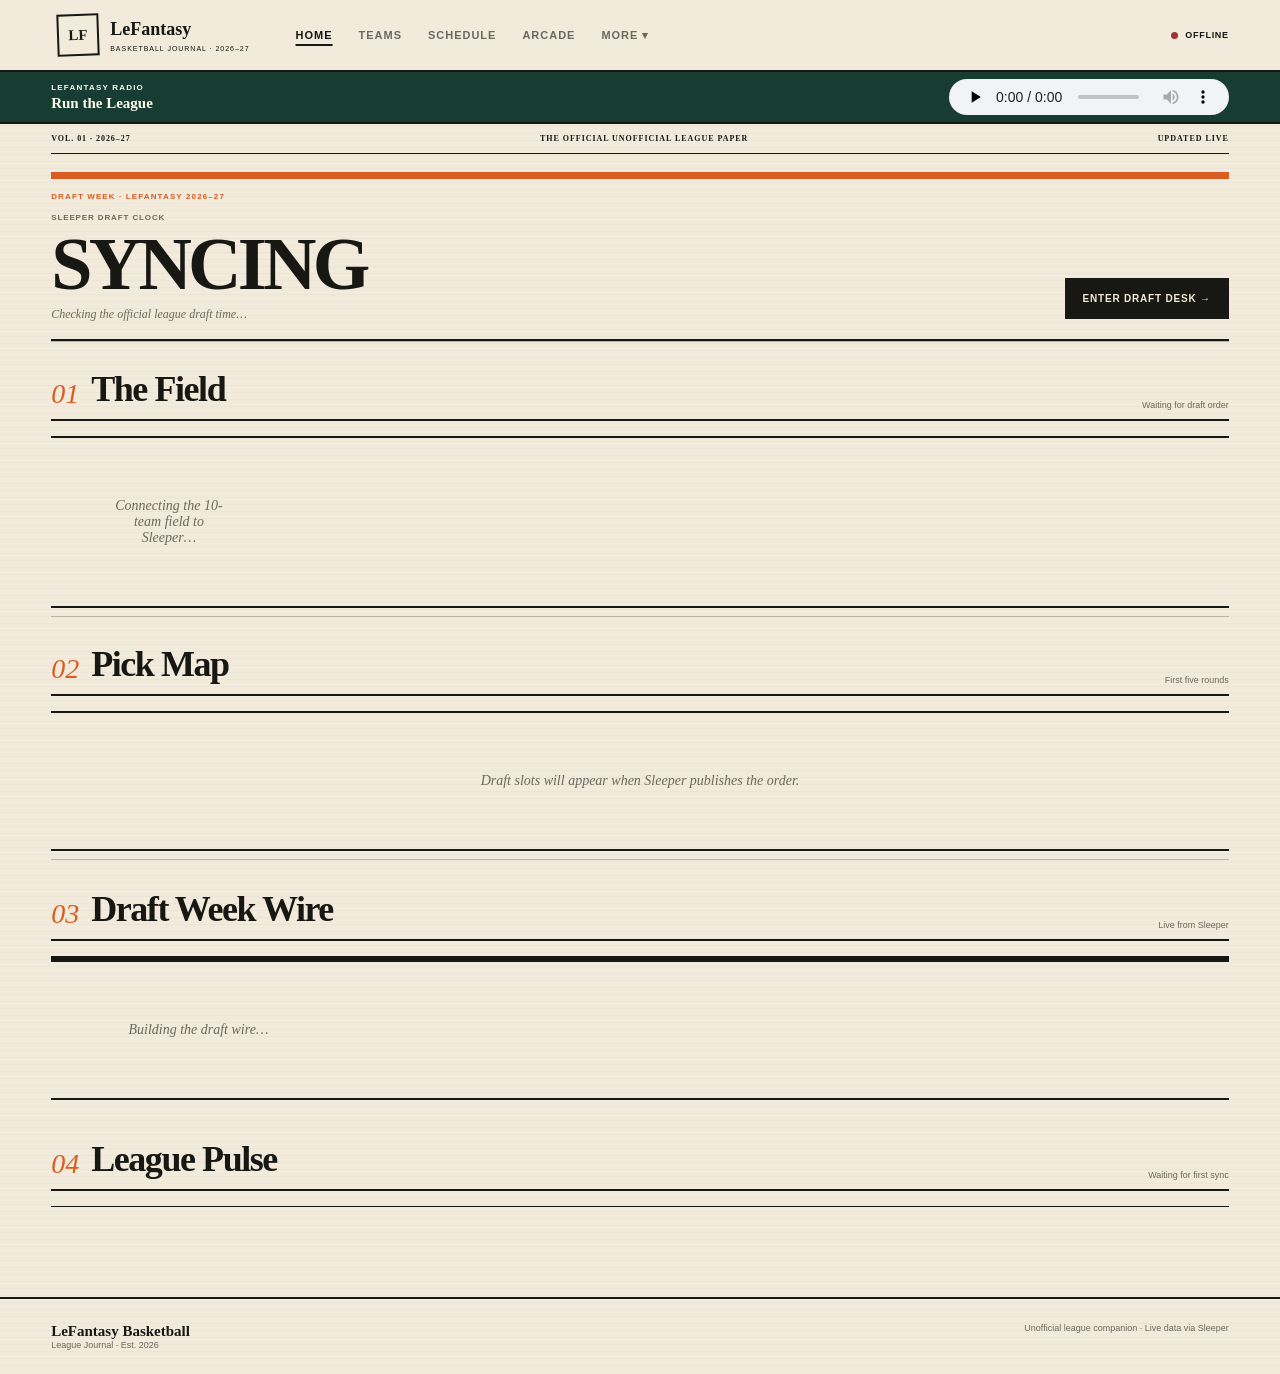
<file: index.html>
<!doctype html><html lang="en"><head><meta charset="utf-8"><meta name="viewport" content="width=device-width,initial-scale=1,viewport-fit=cover"><meta name="theme-color" content="#f2eadb"><title>LeFantasy Basketball — League Journal</title><link rel="stylesheet" href="./styles.css"><link rel="stylesheet" href="./mobile.css"></head><body><div class="site-header"><header class="topbar"><button class="brand" data-route="home"><span class="mark">LF</span><span><b>LeFantasy</b><small>BASKETBALL JOURNAL · 2026–27</small></span></button><nav aria-label="Main navigation"><button class="active" data-route="home">Home</button><button data-route="league">Teams</button><button data-route="schedule">Schedule</button><button data-route="arcade">Arcade</button><div class="nav-more"><button type="button" id="navMoreButton" aria-expanded="false" aria-controls="navMoreMenu">More ▾</button><div id="navMoreMenu" class="nav-more-menu" hidden><button data-route="season">Season HQ</button><button data-route="analytics">Numbers</button><button data-route="warroom">Draft Desk</button><button data-route="history">Archives</button></div></div></nav><div id="apiStatus" class="status"><i></i><span>SYNCING</span></div></header><section class="league-player" aria-label="League soundtrack"><div class="league-player-title"><span>LEFANTASY RADIO</span><strong>Run the League</strong></div><audio controls preload="none" aria-label="Run the League playback controls"><source src="./media/run-the-league.mp3" type="audio/mpeg">Your browser does not support audio playback.</audio></section></div><main><section class="page active" data-page="home"><div class="issue-line"><span>VOL. 01 · 2026–27</span><span>THE OFFICIAL UNOFFICIAL LEAGUE PAPER</span><span>UPDATED LIVE</span></div><section id="draftWeek" class="draft-week"><div class="draft-week-label">DRAFT WEEK · LEFANTASY 2026–27</div><div class="draft-week-main"><div><small id="draftWeekKicker">SLEEPER DRAFT CLOCK</small><strong id="draftCountdown">SYNCING</strong><p id="draftCountdownCopy">Checking the official league draft time…</p></div><button class="primary" data-route="warroom">Enter Draft Desk →</button></div></section><section class="draft-field-section"><div class="section-head"><div><span>01</span><h2>The Field</h2></div><small id="fieldMeta">Waiting for draft order</small></div><div id="draftField" class="draft-field"><div class="empty">Connecting the 10-team field to Sleeper…</div></div></section><section class="pick-map-section"><div class="section-head"><div><span>02</span><h2>Pick Map</h2></div><small id="pickMapMeta">First five rounds</small></div><div id="pickMap" class="pick-map"><div class="empty">Draft slots will appear when Sleeper publishes the order.</div></div></section><section class="draft-wire-section"><div class="section-head"><div><span>03</span><h2>Draft Week Wire</h2></div><small id="wireMeta">Live from Sleeper</small></div><div id="draftWire" class="draft-wire"><div class="empty">Building the draft wire…</div></div></section><section class="news-section"><div class="section-head"><div><span>04</span><h2>League Pulse</h2></div><small id="lastSync">Waiting for first sync</small></div><div id="pulse" class="cards"></div></section></section><section class="page" data-page="league"><div class="page-head"><div><span class="section-number">02</span><div><div class="eyebrow">THE DIRECTORY</div><h1>MEET THE LEAGUE.</h1><p>Every manager. Every roster. Same public information for everyone.</p></div></div></div><div id="managerGrid" class="manager-grid"></div></section><section class="page" data-page="season"><div class="page-head"><div><span class="section-number">03</span><div><div class="eyebrow">CURRENT WEEK · STANDINGS · PLAYOFF RACE</div><h1>SEASON HQ.</h1><p>The live league desk. Current matchups, the table, and the postseason cut line in one public view.</p></div></div></div><div class="record-intro"><div><div class="kicker">THIS WEEK</div><h2 id="matchupHeading">Matchup Desk</h2></div><span id="seasonWeek">Waiting for season data</span></div><div id="matchupGrid" class="matchup-grid"><div class="empty">Matchups will populate when the season begins.</div></div><div class="season-columns"><section><div class="record-intro"><div><div class="kicker">THE TABLE</div><h2>Standings</h2></div><span>Stored Sleeper record</span></div><div id="liveStandings" class="live-standings"></div></section><section><div class="record-intro"><div><div class="kicker">THE CUT LINE</div><h2>Playoff Race</h2></div><span id="playoffMeta">League settings</span></div><div id="playoffRace" class="playoff-race"></div></section></div></section><section class="page" data-page="manager"><button id="managerBack" class="text-link manager-back">← Back to teams</button><div id="managerProfile"><div class="empty">Choose a manager from the Teams page.</div></div></section><section class="page" data-page="schedule"><div class="page-head"><div><span class="section-number">04</span><div><div class="eyebrow">NBA SCHEDULE · GAME PICK OPPORTUNITY</div><h1>GAMES GRID.</h1><p>The real NBA schedule translated for Game Pick. More games mean more chances to produce a score worth using — not automatic cumulative points.</p></div></div></div><div class="games-grid-toolbar"><div><div class="kicker">NEXT 7 DAYS</div><h2 id="gamesGridRange">Loading NBA schedule…</h2></div><div class="schedule-controls"><div class="logo-toggle"><button data-logo-mode="modern">Modern</button><button data-logo-mode="retro">Retro</button></div><button id="gamesGridRefresh" class="primary">↻ Refresh schedule</button></div></div><div id="gamesGridSummary" class="games-grid-summary"><div class="empty">Connecting to the NBA schedule feed…</div></div><div class="record-intro"><div><div class="kicker">TEAM BY TEAM</div><h2>Schedule Board</h2></div><span id="gamesGridMeta">—</span></div><div id="gamesMatchups" class="games-matchups"></div><div class="record-intro"><div><div class="kicker">WEEKLY OVERVIEW</div><h2>Team Schedule Matrix</h2></div></div><div id="gamesGridBoard" class="games-grid-board"><div class="empty">Schedule data will appear here.</div></div><div class="record-intro roster-volume-head"><div><div class="kicker">LEFANTASY GAME PICK OPPORTUNITY</div><h2>Who Has the Most Chances?</h2></div><span id="rosterVolumeMeta">Waiting for Game Pick opportunity map</span></div><div id="rosterVolume" class="roster-volume"><div class="empty">Connecting Sleeper rosters to upcoming Game Pick opportunities…</div></div></section><section class="page" data-page="analytics"><div class="page-head"><div><span class="section-number">04</span><div><div class="eyebrow">TRUE RECORD · SCHEDULE LUCK · WEEKLY HONORS</div><h1>BEYOND THE RECORD.</h1><p>Actual results only tell part of the story. All-play standings show how every team would perform against the entire league each completed week.</p></div></div></div><div class="record-intro"><div><div class="kicker">ALL-PLAY TABLE</div><h2>True Standings</h2></div><span id="trueWeekLabel">Waiting for completed matchups</span></div><div class="table-wrap" tabindex="0" role="region" aria-label="Statistics table; scroll horizontally for more columns"><table class="record-table true-table"><thead><tr><th>Team</th><th>Actual</th><th>True</th><th>True%</th><th>Luck</th><th>PF</th></tr></thead><tbody id="trueBody"></tbody></table></div><div class="record-intro awards-head"><div><div class="kicker">THE WEEKLY EDITION</div><h2>Weekly Awards</h2></div><span id="awardWeek">—</span></div><div id="weeklyAwards" class="award-grid"><div class="empty">Awards begin after the first completed matchup week.</div></div></section><section class="page" data-page="warroom"><div class="page-head"><div><span class="section-number">05</span><div><div class="eyebrow">SLOW DRAFT · PUBLIC DESK</div><h1>THE DRAFT DESK.</h1><p>A neutral league-wide view of the room: picks, roster construction and draft movement. No private tips. No saved favorites.</p></div></div></div><div class="war-layout"><aside class="war-side"><div class="kicker">DRAFT WIRE</div><strong id="warStatus">SYNCING</strong><p id="warCopy">Finding draft configuration…</p><button id="refresh" class="primary">↻ Refresh board</button><div class="fairness"><b>PUBLIC BY DESIGN</b><span>Every manager sees the same tools and information.</span></div></aside><div class="board-shell"><div class="board-head"><div><small>LEFANTASY DRAFT · 2026–27</small><b>THE BOARD</b></div><span id="pickCount">0 picks</span></div><div id="draftBoard" class="draft-board" tabindex="0" role="region" aria-label="Draft board; scroll to explore rounds and teams"><div class="empty">Draft data will appear here.</div></div></div></div><section class="draft-intel-section"><div class="record-intro"><div><div class="kicker">LIVE LEAGUE INTELLIGENCE</div><h2>Draft Readout</h2></div><span id="draftIntelMeta">Waiting for selections</span></div><div id="draftIntel" class="draft-intel"><div class="empty">Position runs, roster builds and round summaries will appear as the room moves.</div></div></section></section><section class="page arcade-page" data-page="arcade"><div class="page-head arcade-head"><div><span class="section-number">PLAY</span><div><div class="eyebrow">LEFANTASY ARCADE · NO SAVES · NO CONSEQUENCES</div><h1>WHO GOES<br>FIRST?</h1><p>Two NBA players enter. Pick the one you think gets drafted first in LeFantasy. Your answers stay on this device and disappear when you reload.</p></div></div></div><div class="arcade-scorebar"><div><small>CURRENT STREAK</small><strong id="arcadeStreak">0</strong></div><div><small>TOTAL CALLS</small><strong id="arcadeCalls">0</strong></div><button id="arcadeReset" class="primary">New Run</button></div><div id="whoGoesFirst" class="who-goes-first"><div class="empty">Loading the player deck…</div></div><div class="arcade-footer"><span>Choices are saved only in this browser. Nothing is shared with the league.</span><b id="arcadeBoardPreview">Your private board starts with your first call.</b></div><div class="gm-divider"><span>ARCADE BONUS</span><b>LE TACO · PIXEL CATCH</b></div><section class="gm2-shell"><div class="gm2-cover"><div><div class="eyebrow">NEW · MOBILE ARCADE</div><h2>LE TACO<br><i>THE KING'S TACO CATCH</i></h2><p>Move a pixel basketball king left and right to catch falling tacos. Three misses and you're out!</p></div><a class="primary" href="./letaco.html" style="display:inline-block;text-decoration:none;padding:14px 22px">PLAY LE TACO →</a></div></section><div class="gm-divider"><span>ARCADE 02</span><b>FRONT OFFICE SIMULATOR</b></div><section class="gm2-shell"><div class="gm2-cover"><div><div class="eyebrow">NEW · FULL FRONT OFFICE MODE</div><h2>GM SURVIVAL<br><i>SEASON MODE</i></h2><p>Take over a randomly dealt 10-man NBA roster. Set the rotation, survive injuries and trade calls, and try to satisfy ownership across an actual simulated season.</p></div><button id="gm2Start" class="primary">DEAL ME A TEAM →</button></div><div id="gm2Game" hidden></div></section></section><section class="page" data-page="history"><div class="page-head"><div><span class="section-number">06</span><div><div class="eyebrow">PAST SEASONS · ALL-TIME NUMBERS</div><h1>THE ARCHIVES.</h1><p>The league history, reconstructed from linked Sleeper seasons. The Record Book aggregates manager results across every season we can verify.</p></div></div></div><div class="archive-tabs"><button class="archive-tab active" data-archive-view="record">Record Book</button><button class="archive-tab" data-archive-view="seasons">Season Archive</button><button class="archive-tab" data-archive-view="highlights">League Records</button><button class="archive-tab" data-archive-view="drafts">Draft Archive</button><button class="archive-tab" data-archive-view="rivalries">Rivalries</button><a class="archive-tab" href="./ownership.html">Ownership Records ↗</a></div><div id="historyStatus" class="history-status">Loading linked league history…</div><section id="recordView" class="archive-view active"><div class="record-intro"><div><div class="kicker">ALL-TIME TABLE</div><h2>The Record Book</h2></div><span id="historySpan">—</span></div><div class="table-wrap" tabindex="0" role="region" aria-label="Statistics table; scroll horizontally for more columns"><table class="record-table"><thead><tr><th>Manager</th><th>Seasons</th><th>W</th><th>L</th><th>T</th><th>Win%</th><th>PF</th><th>PA</th></tr></thead><tbody id="recordBody"></tbody></table></div></section><section id="seasonsView" class="archive-view"><div id="seasonArchive" class="season-archive"></div></section><section id="highlightsView" class="archive-view"><div class="record-intro"><div><div class="kicker">WEEKLY MATCHUP RECORDS</div><h2>League Records</h2></div><span>Calculated from archived matchup data</span></div><div id="recordCards" class="record-cards"><div class="empty">Loading matchup records…</div></div></section><section id="draftsView" class="archive-view"><div class="record-intro"><div><div class="kicker">EVERY PICK WE CAN VERIFY</div><h2>Draft Archive</h2></div><span>Historical Sleeper drafts</span></div><div id="draftArchive" class="draft-archive"><div class="empty">Loading historical drafts…</div></div></section><section id="rivalriesView" class="archive-view"><div class="record-intro"><div><div class="kicker">MANAGER VS. MANAGER</div><h2>Rivalry Desk</h2></div><span>Lifetime verified matchups</span></div><div id="rivalryGrid" class="rivalry-grid"><div class="empty">Building the rivalry ledger…</div></div></section></section></main><footer><div><b>LeFantasy Basketball</b><span>League Journal · Est. 2026</span></div><span>Unofficial league companion · Live data via Sleeper</span></footer><script src="./scouting-2025-26.js"></script><script src="./app.js"></script></body></html>
</file>
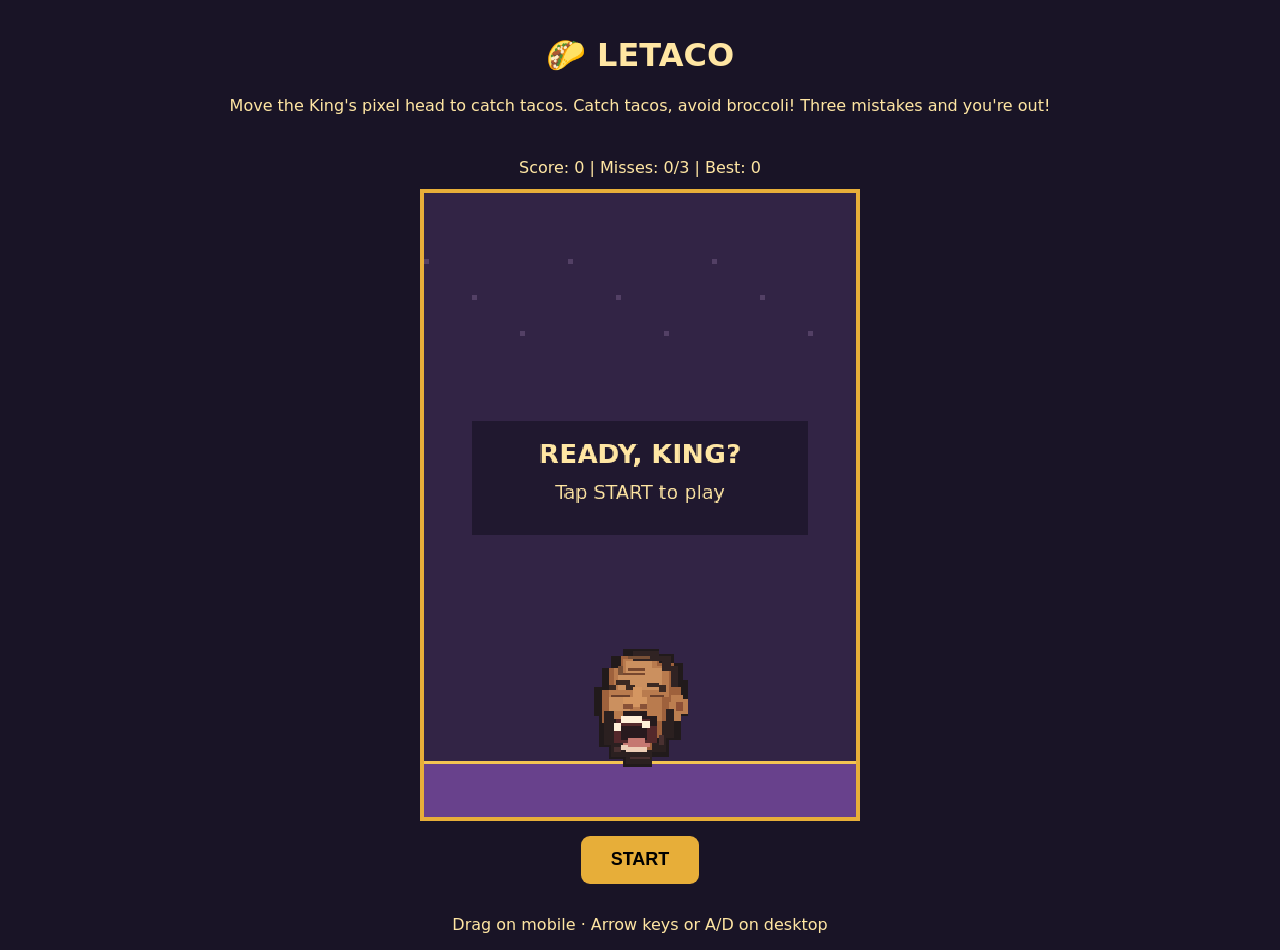
<file: letaco-standalone/index.html>
<!doctype html><html lang="en"><head><meta charset="utf-8"><meta name="viewport" content="width=device-width,initial-scale=1,viewport-fit=cover"><title>LeTaco — Catch the Tacos!</title><meta name="theme-color" content="#191426"><meta name="description" content="Play LeTaco! Catch tacos, dodge broccoli, and beat your high score."><style>body{margin:0;background:#191426;color:#ffe6a3;font-family:system-ui;text-align:center}a{color:#ffe6a3}canvas{display:block;width:min(96vw,440px);height:auto;margin:auto;background:#322445;border:4px solid #e7ae39;touch-action:none;image-rendering:pixelated}button{margin:15px;padding:13px 30px;border:0;border-radius:9px;background:#e7ae39;font-weight:bold;font-size:18px}header{padding:15px}#stats{margin:12px}
*{box-sizing:border-box}body{padding:env(safe-area-inset-top) 0 env(safe-area-inset-bottom)}
a,button{touch-action:manipulation}button{min-height:48px}a:focus-visible,button:focus-visible{outline:3px solid #fff;outline-offset:3px}
@media(max-width:700px){header{padding:8px 12px}header a{display:inline-flex;align-items:center;min-height:44px;font-size:14px}h1{font-size:26px;margin:4px 0}header p{font-size:13px;line-height:1.4;margin:6px auto;max-width:34em}#stats{font-size:13px;margin:8px}canvas{width:min(94vw,360px,calc((100svh - 235px)*.6923));min-width:200px;border-width:3px}#play{margin:10px;padding:10px 30px}body>p{font-size:12px;margin:4px 10px 12px}}
@media(max-height:500px) and (orientation:landscape){canvas{width:min(55vw,360px)}}
</style></head><body><header><h1>🌮 LETACO</h1><p>Move the King's pixel head to catch tacos. Catch tacos, avoid broccoli! Three mistakes and you're out!</p></header><div id="stats">Score: 0 | Misses: 0/3 | Best: 0</div><canvas id="game" width="360" height="520"></canvas><button id="play">START</button><p>Drag on mobile · Arrow keys or A/D on desktop</p><script>
const c=document.getElementById('game'),g=c.getContext('2d'),stats=document.getElementById('stats'),play=document.getElementById('play');g.imageSmoothingEnabled=false;
let x=180,items=[],score=0,miss=0,best=0,running=false,spawn=0,last=0,keys={},runId=0;try{best=Number(localStorage.getItem('letaco-best'))||0}catch{}
function block(x,y,w,h,color){g.fillStyle=color;g.fillRect(Math.round(x),Math.round(y),w,h)}
const kingSprite=new Image();let spriteReady=false;kingSprite.onload=()=>{spriteReady=true;draw()};kingSprite.src='./letaco-king.svg?v=3';
function king(){if(spriteReady){g.drawImage(kingSprite,Math.round(x-48),Math.round(430-56),96,112)}else{block(x-34,390,68,75,'#21171c');block(x-27,398,54,58,'#b7764b');block(x-20,420,12,8,'#fff');block(x+8,420,12,8,'#fff');block(x-16,442,32,14,'#28181b')}}
function broccoli(t){const xx=t.x,yy=t.y;block(xx-4,yy+2,8,18,'#8dbd59');block(xx-13,yy-7,26,15,'#25783d');block(xx-17,yy-3,12,12,'#328a44');block(xx+5,yy-9,13,16,'#328a44');block(xx-8,yy-12,15,8,'#45a44c');block(xx-10,yy-4,5,5,'#61b757')}
function taco(t){block(t.x-15,t.y,30,11,'#efb64b');block(t.x-12,t.y-5,24,6,'#f9d572');block(t.x-11,t.y-2,22,3,'#58aa54');block(t.x-10,t.y+4,20,3,'#bb5636')}
function draw(){block(0,0,360,520,'#322445');for(let i=0;i<10;i++)block(i*40,55+(i%3)*30,4,4,'#534065');block(0,476,360,44,'#68418c');block(0,473,360,3,'#f4c452');for(const t of items){if(t.bad)broccoli(t);else taco(t)}king();if(!running){block(40,190,280,95,'#20182f');g.fillStyle='#ffe6a3';g.textAlign='center';g.font='bold 22px system-ui';g.fillText(miss>=3?'GAME OVER':'READY, KING?',180,225);g.font='16px system-ui';g.fillText(miss>=3?'You caught '+score+' tacos':'Tap START to play',180,255)}}
function hud(){stats.textContent='Score: '+score+' | Misses: '+miss+'/3 | Best: '+best}
function start(){runId++;score=0;miss=0;items=[];spawn=0;running=true;last=performance.now();play.textContent='RESTART';hud();requestAnimationFrame(now=>tick(now,runId))}
function tick(now,id){if(!running||id!==runId)return;const dt=Math.min(.05,(now-last)/1000);last=now;if(keys.ArrowLeft||keys.a)x-=260*dt;if(keys.ArrowRight||keys.d)x+=260*dt;x=Math.max(50,Math.min(310,x));spawn+=dt;if(spawn>Math.max(.35,1.15-score*.018)){spawn=0;items.push({x:25+Math.random()*310,y:-15,bad:Math.random()<.23})}for(const t of items){t.y+=(145+Math.min(230,score*5))*dt;if(t.y>389&&t.y<454&&Math.abs(t.x-x)<42){t.done=true;if(t.bad){miss++}else{score++;if(score>best){best=score;try{localStorage.setItem('letaco-best',String(best))}catch{}}}}else if(t.y>490){t.done=true;if(!t.bad)miss++}}items=items.filter(t=>!t.done);if(miss>=3){running=false;play.textContent='PLAY AGAIN'}hud();draw();if(running)requestAnimationFrame(now=>tick(now,id))}
function move(e){const r=c.getBoundingClientRect();x=Math.max(50,Math.min(310,(e.clientX-r.left)*360/r.width));draw()}c.addEventListener('pointerdown',e=>{c.setPointerCapture(e.pointerId);move(e)});c.addEventListener('pointermove',e=>{if(e.buttons||e.pointerType==='touch')move(e)});window.addEventListener('keydown',e=>{keys[e.key]=true;if(['ArrowLeft','ArrowRight',' '].includes(e.key))e.preventDefault();if(e.key===' '&&!running)start()});window.addEventListener('keyup',e=>keys[e.key]=false);play.onclick=start;hud();draw();
</script></body></html>
</file>
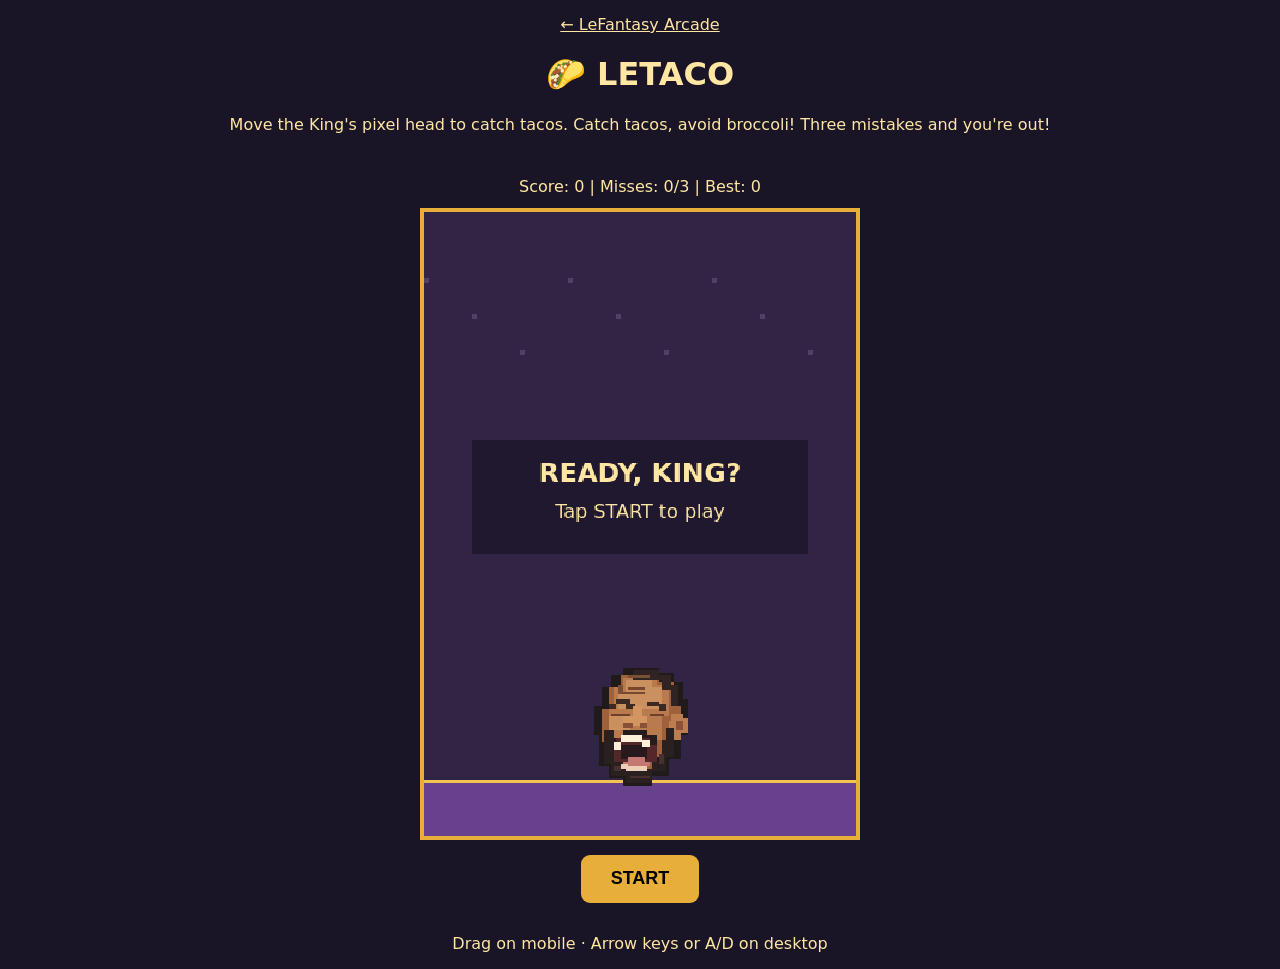
<file: letaco.html>
<!doctype html><html lang="en"><head><meta charset="utf-8"><meta name="viewport" content="width=device-width,initial-scale=1,viewport-fit=cover"><title>LeTaco</title><style>body{margin:0;background:#191426;color:#ffe6a3;font-family:system-ui;text-align:center}a{color:#ffe6a3}canvas{display:block;width:min(96vw,440px);height:auto;margin:auto;background:#322445;border:4px solid #e7ae39;touch-action:none;image-rendering:pixelated}button{margin:15px;padding:13px 30px;border:0;border-radius:9px;background:#e7ae39;font-weight:bold;font-size:18px}header{padding:15px}#stats{margin:12px}
*{box-sizing:border-box}body{padding:env(safe-area-inset-top) 0 env(safe-area-inset-bottom)}
a,button{touch-action:manipulation}button{min-height:48px}a:focus-visible,button:focus-visible{outline:3px solid #fff;outline-offset:3px}
@media(max-width:700px){header{padding:8px 12px}header a{display:inline-flex;align-items:center;min-height:44px;font-size:14px}h1{font-size:26px;margin:4px 0}header p{font-size:13px;line-height:1.4;margin:6px auto;max-width:34em}#stats{font-size:13px;margin:8px}canvas{width:min(94vw,360px,calc((100svh - 235px)*.6923));min-width:200px;border-width:3px}#play{margin:10px;padding:10px 30px}body>p{font-size:12px;margin:4px 10px 12px}}
@media(max-height:500px) and (orientation:landscape){canvas{width:min(55vw,360px)}}
</style></head><body><header><a href="./index.html">← LeFantasy Arcade</a><h1>🌮 LETACO</h1><p>Move the King's pixel head to catch tacos. Catch tacos, avoid broccoli! Three mistakes and you're out!</p></header><div id="stats">Score: 0 | Misses: 0/3 | Best: 0</div><canvas id="game" width="360" height="520"></canvas><button id="play">START</button><p>Drag on mobile · Arrow keys or A/D on desktop</p><script>
const c=document.getElementById('game'),g=c.getContext('2d'),stats=document.getElementById('stats'),play=document.getElementById('play');g.imageSmoothingEnabled=false;
let x=180,items=[],score=0,miss=0,best=0,running=false,spawn=0,last=0,keys={},runId=0;try{best=Number(localStorage.getItem('letaco-best'))||0}catch{}
function block(x,y,w,h,color){g.fillStyle=color;g.fillRect(Math.round(x),Math.round(y),w,h)}
const kingSprite=new Image();let spriteReady=false;kingSprite.onload=()=>{spriteReady=true;draw()};kingSprite.src='./letaco-king.svg?v=3';
function king(){if(spriteReady){g.drawImage(kingSprite,Math.round(x-48),Math.round(430-56),96,112)}else{block(x-34,390,68,75,'#21171c');block(x-27,398,54,58,'#b7764b');block(x-20,420,12,8,'#fff');block(x+8,420,12,8,'#fff');block(x-16,442,32,14,'#28181b')}}
function broccoli(t){const xx=t.x,yy=t.y;block(xx-4,yy+2,8,18,'#8dbd59');block(xx-13,yy-7,26,15,'#25783d');block(xx-17,yy-3,12,12,'#328a44');block(xx+5,yy-9,13,16,'#328a44');block(xx-8,yy-12,15,8,'#45a44c');block(xx-10,yy-4,5,5,'#61b757')}
function taco(t){block(t.x-15,t.y,30,11,'#efb64b');block(t.x-12,t.y-5,24,6,'#f9d572');block(t.x-11,t.y-2,22,3,'#58aa54');block(t.x-10,t.y+4,20,3,'#bb5636')}
function draw(){block(0,0,360,520,'#322445');for(let i=0;i<10;i++)block(i*40,55+(i%3)*30,4,4,'#534065');block(0,476,360,44,'#68418c');block(0,473,360,3,'#f4c452');for(const t of items){if(t.bad)broccoli(t);else taco(t)}king();if(!running){block(40,190,280,95,'#20182f');g.fillStyle='#ffe6a3';g.textAlign='center';g.font='bold 22px system-ui';g.fillText(miss>=3?'GAME OVER':'READY, KING?',180,225);g.font='16px system-ui';g.fillText(miss>=3?'You caught '+score+' tacos':'Tap START to play',180,255)}}
function hud(){stats.textContent='Score: '+score+' | Misses: '+miss+'/3 | Best: '+best}
function start(){runId++;score=0;miss=0;items=[];spawn=0;running=true;last=performance.now();play.textContent='RESTART';hud();requestAnimationFrame(now=>tick(now,runId))}
function tick(now,id){if(!running||id!==runId)return;const dt=Math.min(.05,(now-last)/1000);last=now;if(keys.ArrowLeft||keys.a)x-=260*dt;if(keys.ArrowRight||keys.d)x+=260*dt;x=Math.max(50,Math.min(310,x));spawn+=dt;if(spawn>Math.max(.35,1.15-score*.018)){spawn=0;items.push({x:25+Math.random()*310,y:-15,bad:Math.random()<.23})}for(const t of items){t.y+=(145+Math.min(230,score*5))*dt;if(t.y>389&&t.y<454&&Math.abs(t.x-x)<42){t.done=true;if(t.bad){miss++}else{score++;if(score>best){best=score;try{localStorage.setItem('letaco-best',String(best))}catch{}}}}else if(t.y>490){t.done=true;if(!t.bad)miss++}}items=items.filter(t=>!t.done);if(miss>=3){running=false;play.textContent='PLAY AGAIN'}hud();draw();if(running)requestAnimationFrame(now=>tick(now,id))}
function move(e){const r=c.getBoundingClientRect();x=Math.max(50,Math.min(310,(e.clientX-r.left)*360/r.width));draw()}c.addEventListener('pointerdown',e=>{c.setPointerCapture(e.pointerId);move(e)});c.addEventListener('pointermove',e=>{if(e.buttons||e.pointerType==='touch')move(e)});window.addEventListener('keydown',e=>{keys[e.key]=true;if(['ArrowLeft','ArrowRight',' '].includes(e.key))e.preventDefault();if(e.key===' '&&!running)start()});window.addEventListener('keyup',e=>keys[e.key]=false);play.onclick=start;hud();draw();
</script></body></html>
</file>
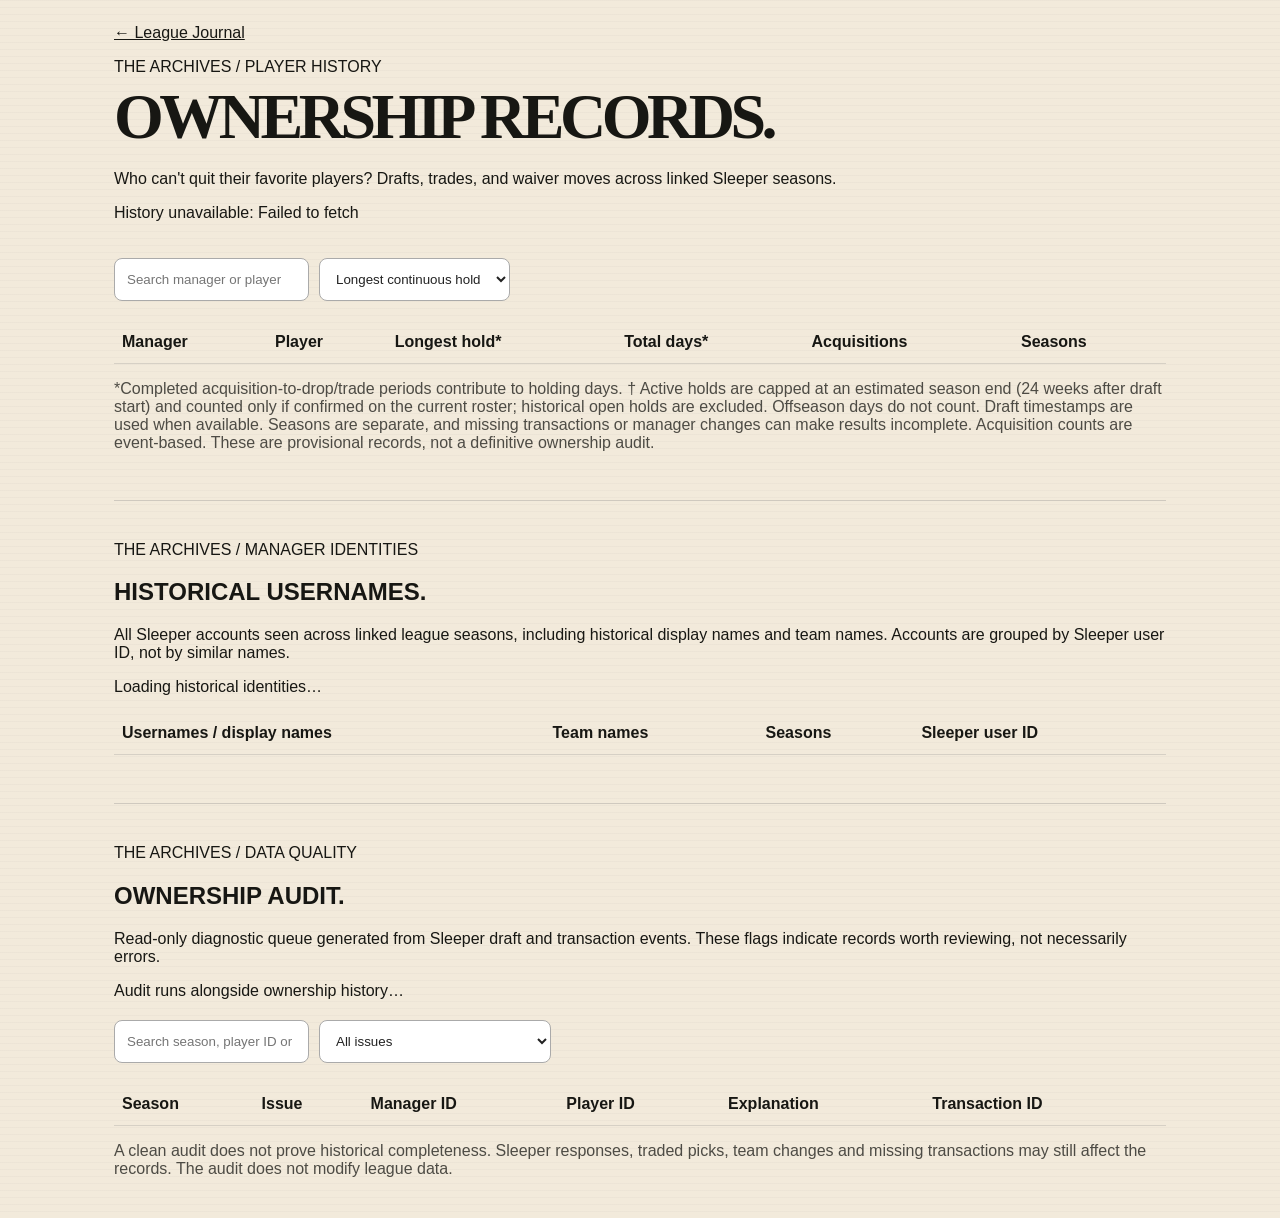
<file: ownership.html>
<!doctype html><html lang="en"><head><meta charset="utf-8"><meta name="viewport" content="width=device-width,initial-scale=1"><title>Ownership Records · LeFantasy</title><link rel="stylesheet" href="./styles.css"><style>main{max-width:1100px;margin:auto;padding:24px}h1{font-size:clamp(32px,6vw,64px)}.tools{display:flex;gap:10px;flex-wrap:wrap;margin:20px 0}.tools input,.tools select{padding:12px;border:1px solid #aaa;border-radius:8px;background:white;color:#222;min-width:180px}.stats{display:grid;grid-template-columns:repeat(auto-fit,minmax(180px,1fr));gap:12px}.stat{padding:18px;border:1px solid #aaa5;border-radius:12px}.stat strong{display:block;font-size:24px}table{width:100%;border-collapse:collapse}th,td{text-align:left;padding:12px 8px;border-bottom:1px solid #8884}small,.note{opacity:.75}.scroll{overflow:auto}a{color:inherit}@media(max-width:700px){main{padding:16px 14px}.tools{display:grid;grid-template-columns:1fr;gap:10px}.tools input,.tools select{width:100%;min-width:0;box-sizing:border-box;font-size:16px}.scroll{overflow:visible}#rows{display:grid;gap:6px}#rows tr{display:grid;grid-template-columns:repeat(3,minmax(0,1fr));gap:5px 10px;border:1px solid #8885;border-radius:10px;padding:10px 12px;background:rgba(128,128,128,.05)}#rows td{display:block;min-width:0;padding:0;border:0;font-size:13px;overflow-wrap:anywhere}#rows td::before{content:attr(data-label);display:block;font-size:10px;opacity:.65;margin-bottom:2px}#rows td:first-child,#rows td:nth-child(2){grid-column:1/-1}#rows td:first-child::before,#rows td:nth-child(2)::before{display:none}#rows td.player-cell{font-size:16px;font-weight:700;border-bottom:1px solid #8884;padding-bottom:5px}#rows td:nth-child(3),#rows td:nth-child(4){font-weight:700}#rows td:nth-child(6){grid-column:auto}#rows td[colspan]{grid-column:1/-1}#rows~*{display:none}.scroll:has(#rows) table,.scroll:has(#rows) tbody{display:block}.scroll:has(#rows) thead{display:none}.scroll:has(#audit-rows){overflow:auto}#audit-rows td{min-width:100px}.stats{grid-template-columns:repeat(2,minmax(0,1fr))}}.team-name{display:block;font-weight:650}.sleeper-handle{display:block;font-size:11px;opacity:.7;margin-top:1px}@media(max-width:700px){#rows td:first-child{font-size:13px}#rows td:nth-child(2){margin-top:1px}#rows td:nth-child(n+3){line-height:1.25}}.manager-mobile,.stat-label{display:none}.player-name{font-weight:650}.stat-value{font-variant-numeric:tabular-nums}@media(max-width:700px){.scroll:has(#rows){overflow:visible}#rows{display:grid;gap:7px}#rows tr.player-card-row{display:grid;grid-template-columns:minmax(0,2.6fr) minmax(53px,1fr) minmax(53px,1fr) minmax(35px,.55fr) minmax(35px,.55fr);align-items:center;gap:4px;padding:10px 9px;border:1px solid #8885;border-radius:11px;background:rgba(128,128,128,.055);min-height:68px}#rows tr.player-card-row td{display:flex;flex-direction:column;grid-column:auto!important;border:0;padding:0;margin:0;min-width:0;line-height:1.25;overflow-wrap:normal}#rows tr.player-card-row td::before{display:none}#rows tr.player-card-row .manager-desktop{display:none}#rows tr.player-card-row .player-info{align-items:flex-start;text-align:left;padding-right:5px;gap:3px}#rows tr.player-card-row .player-name{font-size:clamp(12px,3.5vw,16px);line-height:1.15;font-weight:750;overflow-wrap:anywhere}#rows tr.player-card-row .manager-mobile{display:block;font-size:11px;line-height:1.15;max-width:100%}#rows tr.player-card-row .manager-mobile .team-name{font-size:11px;font-weight:500;overflow-wrap:anywhere}#rows tr.player-card-row .manager-mobile .sleeper-handle{font-size:10px;margin-top:2px;overflow-wrap:anywhere}#rows tr.player-card-row .stat-group{align-items:center;text-align:center;gap:2px}#rows tr.player-card-row .hold-stat{border-left:1px solid #8885;padding-left:5px}#rows tr.player-card-row .stat-label{display:block;font-size:10px;font-weight:400;opacity:.7;white-space:nowrap}#rows tr.player-card-row .stat-value{font-size:clamp(11px,3vw,14px);font-weight:700;white-space:nowrap}#rows tr.player-card-row .acq-stat .stat-value,#rows tr.player-card-row .sea-stat .stat-value{font-size:13px}#rows tr.player-card-row td[colspan]{grid-column:1/-1!important}}</style></head><body><main><a href="./index.html">← League Journal</a><p>THE ARCHIVES / PLAYER HISTORY</p><h1>OWNERSHIP RECORDS.</h1><p>Who can't quit their favorite players? Drafts, trades, and waiver moves across linked Sleeper seasons.</p><p id="status" role="status">Loading Sleeper history…</p><div class="stats" id="stats"></div><div class="tools"><input id="search" placeholder="Search manager or player" aria-label="Search manager or player"><select id="sort" aria-label="Sort records"><option value="longest">Longest continuous hold</option><option value="total">Most total days</option><option value="stints">Most acquisitions</option><option value="seasons">Most seasons owned</option></select></div><div class="scroll"><table><thead><tr><th>Manager</th><th>Player</th><th>Longest hold*</th><th>Total days*</th><th>Acquisitions</th><th>Seasons</th></tr></thead><tbody id="rows"></tbody></table></div><p class="note">*Completed acquisition-to-drop/trade periods contribute to holding days. † Active holds are capped at an estimated season end (24 weeks after draft start) and counted only if confirmed on the current roster; historical open holds are excluded. Offseason days do not count. Draft timestamps are used when available. Seasons are separate, and missing transactions or manager changes can make results incomplete. Acquisition counts are event-based. These are provisional records, not a definitive ownership audit.</p><section id="identity-directory" style="margin-top:48px;border-top:1px solid #8885;padding-top:24px"><p>THE ARCHIVES / MANAGER IDENTITIES</p><h2>HISTORICAL USERNAMES.</h2><p>All Sleeper accounts seen across linked league seasons, including historical display names and team names. Accounts are grouped by Sleeper user ID, not by similar names.</p><p id="manager-directory-count" role="status">Loading historical identities…</p><div class="scroll" style="overflow-x:auto"><table><thead><tr><th>Usernames / display names</th><th>Team names</th><th>Seasons</th><th>Sleeper user ID</th></tr></thead><tbody id="manager-directory"></tbody></table></div></section><section id="audit" style="margin-top:48px;border-top:1px solid #8885;padding-top:24px"><p>THE ARCHIVES / DATA QUALITY</p><h2>OWNERSHIP AUDIT.</h2><p>Read-only diagnostic queue generated from Sleeper draft and transaction events. These flags indicate records worth reviewing, not necessarily errors.</p><p id="audit-summary" role="status">Audit runs alongside ownership history…</p><div class="tools"><input id="audit-search" placeholder="Search season, player ID or manager ID" aria-label="Search audit flags"><select id="audit-filter" aria-label="Filter audit issues"><option value="all">All issues</option><option value="Unmatched departure">Unmatched departures</option><option value="Duplicate acquisition">Duplicate acquisitions</option><option value="Roster mismatch">Roster mismatches</option><option value="Unknown roster owner">Unknown roster owners</option><option value="Missing draft time">Missing draft timestamps</option><option value="Missing transaction time">Missing transaction timestamps</option></select></div><div class="scroll"><table><thead><tr><th>Season</th><th>Issue</th><th>Manager ID</th><th>Player ID</th><th>Explanation</th><th>Transaction ID</th></tr></thead><tbody id="audit-rows"></tbody></table></div><p class="note">A clean audit does not prove historical completeness. Sleeper responses, traded picks, team changes and missing transactions may still affect the records. The audit does not modify league data.</p></section></main><script src="./ownership.js"></script></body></html>
</file>
<file: styles.css>
:root{--paper:#f2eadb;--paper2:#e9deca;--ink:#171713;--muted:#6d685f;--orange:#d95d22;--green:#173d32;--line:#bdb29f;--white:#fffaf0}*{box-sizing:border-box}html{scroll-behavior:smooth}body{margin:0;background:var(--paper);color:var(--ink);font-family:Arial,Helvetica,sans-serif;background-image:linear-gradient(rgba(23,23,19,.025) 1px,transparent 1px);background-size:100% 7px}button{font:inherit}.topbar{position:sticky;top:0;z-index:20;display:flex;align-items:center;gap:28px;padding:13px clamp(15px,4vw,54px);background:rgba(242,234,219,.94);backdrop-filter:blur(12px);border-bottom:2px solid var(--ink)}.brand{display:flex;align-items:center;gap:11px;border:0;background:none;color:var(--ink);cursor:pointer}.mark{display:grid;place-items:center;width:42px;height:42px;border:2px solid var(--ink);font:900 15px Georgia,serif;transform:rotate(-2deg)}.brand>span:last-child{display:flex;flex-direction:column;text-align:left;line-height:1}.brand b{font:900 18px Georgia,serif}.brand small{font-size:7px;letter-spacing:.14em;margin-top:5px}.topbar nav{display:flex;gap:2px;flex:1}.topbar nav button{border:0;background:none;color:var(--muted);font-size:11px;text-transform:uppercase;letter-spacing:.09em;font-weight:900;padding:10px 12px;cursor:pointer}.topbar nav button.active{color:var(--ink);text-decoration:underline;text-decoration-thickness:2px;text-underline-offset:5px}.status{display:flex;align-items:center;gap:7px;font-size:9px;font-weight:900;letter-spacing:.08em}.status i{width:7px;height:7px;border-radius:50%;background:#b68a31}.status.online i{background:#39714d}.status.offline i{background:#a43131}.page{display:none;max-width:1450px;min-height:calc(100vh - 69px);margin:auto;padding:0 clamp(15px,4vw,54px) 90px}.page.active{display:block}.issue-line{display:flex;justify-content:space-between;gap:15px;padding:10px 0;border-bottom:1px solid var(--ink);font:700 8px Georgia,serif;letter-spacing:.12em}.hero{display:grid;grid-template-columns:minmax(0,1.5fr) minmax(280px,.5fr);gap:28px;padding:54px 0 42px;border-bottom:4px solid var(--ink)}.eyebrow,.kicker{text-transform:uppercase;letter-spacing:.16em;font-weight:900;font-size:9px;color:var(--orange)}h1{font-family:Georgia,"Times New Roman",serif;font-size:clamp(54px,8.5vw,128px);line-height:.79;letter-spacing:-.07em;margin:15px 0 27px}h1 em{font-style:italic;font-weight:400}.hero p,.page-head p{font:16px/1.55 Georgia,serif;color:#49463f;max-width:690px}.actions{display:flex;align-items:center;gap:22px;margin-top:30px}.primary{border:2px solid var(--ink);background:var(--ink);color:var(--paper);padding:13px 16px;font-size:10px;text-transform:uppercase;letter-spacing:.08em;font-weight:900;cursor:pointer}.primary:hover{background:var(--orange);border-color:var(--orange)}.text-link{border:0;border-bottom:1px solid var(--ink);background:none;padding:7px 0;font:italic 14px Georgia,serif;cursor:pointer}.hero-card{align-self:end;border-top:8px solid var(--orange);border-bottom:2px solid var(--ink);padding:22px 0}.hero-card>strong{display:block;font:900 clamp(38px,5vw,70px)/.9 Georgia,serif;letter-spacing:-.05em;margin:13px 0}.hero-card p{font-size:12px;color:var(--muted)}.scoreline{display:grid;grid-template-columns:1fr 1fr;border-top:1px solid var(--line);margin-top:20px}.scoreline div{padding:14px 0}.scoreline div+div{border-left:1px solid var(--line);padding-left:18px}.scoreline span{display:block;font-size:8px;font-weight:900;letter-spacing:.1em}.scoreline b{font:900 27px Georgia,serif}.news-section{padding-top:30px}.section-head{display:flex;align-items:end;justify-content:space-between;border-bottom:2px solid var(--ink);padding-bottom:9px;margin-bottom:15px}.section-head>div{display:flex;align-items:end;gap:12px}.section-head span,.section-number{font:italic 28px Georgia,serif;color:var(--orange)}.section-head h2{font:900 36px Georgia,serif;margin:0;letter-spacing:-.04em}.section-head small{font-size:9px;color:var(--muted)}.cards{display:grid;grid-template-columns:repeat(3,1fr);border-bottom:1px solid var(--ink)}.card{padding:17px 20px 24px 0;min-height:145px}.card+.card{border-left:1px solid var(--line);padding-left:20px}.card small{font-size:8px;font-weight:900;letter-spacing:.12em;color:var(--orange)}.card strong{display:block;font:900 27px/1 Georgia,serif;margin:13px 0}.card p{font:13px/1.45 Georgia,serif;color:var(--muted)}.page-head{padding:50px 0 24px;border-bottom:4px solid var(--ink);margin-bottom:20px}.page-head>div{display:flex;align-items:flex-start;gap:18px}.page-head h1{font-size:clamp(48px,7vw,94px);margin:8px 0 10px}.manager-grid{display:grid;grid-template-columns:repeat(4,1fr);border-top:1px solid var(--ink)}.manager{padding:20px 18px 22px 0;border-bottom:1px solid var(--ink);min-height:195px}.manager:not(:nth-child(4n+1)){border-left:1px solid var(--line);padding-left:18px}.manager img{width:62px;height:62px;object-fit:cover;filter:grayscale(100%);border:1px solid var(--ink)}.manager h3{font:900 21px Georgia,serif;margin:14px 0 4px}.manager p{margin:0;color:var(--muted);font-size:10px}.manager .roster{margin-top:15px;padding-top:10px;border-top:1px solid var(--line);font-size:9px;font-weight:700;text-transform:uppercase;letter-spacing:.06em}.war-layout{display:grid;grid-template-columns:240px minmax(0,1fr);gap:28px}.war-side{padding-top:8px;align-self:start;position:sticky;top:90px}.war-side strong{display:block;font:900 30px Georgia,serif;margin:10px 0}.war-side p{font:12px/1.5 Georgia,serif;color:var(--muted)}.war-side button{width:100%;margin:10px 0}.fairness{border-top:1px solid var(--ink);margin-top:18px;padding-top:13px}.fairness b,.fairness span{display:block}.fairness b{font-size:8px;letter-spacing:.12em;color:var(--orange)}.fairness span{font:11px/1.4 Georgia,serif;margin-top:6px}.board-shell{min-width:0;border:2px solid var(--ink);background:rgba(255,250,240,.45)}.board-head{display:flex;align-items:end;justify-content:space-between;padding:13px 15px;border-bottom:2px solid var(--ink)}.board-head small{display:block;font-size:7px;letter-spacing:.12em;color:var(--orange);margin-bottom:3px}.board-head b{font:900 24px Georgia,serif}.board-head>span{font-size:9px;font-weight:900}.draft-board{overflow:auto;max-height:72vh}.draft-grid{display:grid;grid-template-columns:repeat(var(--teams,10),minmax(125px,1fr));min-width:1100px}.pick{min-height:90px;padding:9px;border-right:1px solid var(--line);border-bottom:1px solid var(--line);background:rgba(255,250,240,.25)}.pick:nth-child(even){background:rgba(217,93,34,.035)}.pick b{font:900 12px Georgia,serif;display:block}.pick small{font-size:8px;color:var(--muted)}.pick .num{font-size:9px;color:var(--orange);font-weight:900;margin-bottom:7px}.empty{padding:60px;text-align:center;font:italic 14px Georgia,serif;color:var(--muted)}footer{display:flex;justify-content:space-between;gap:20px;padding:24px clamp(15px,4vw,54px);border-top:2px solid var(--ink);font-size:9px;color:var(--muted)}footer>div{display:flex;flex-direction:column}footer b{font:900 15px Georgia,serif;color:var(--ink)}@media(max-width:850px){.topbar{gap:9px;padding:10px 12px}.brand small,.status span{display:none}.topbar nav{overflow:auto}.topbar nav button{white-space:nowrap;padding:9px 8px}.page{padding-left:14px;padding-right:14px}.issue-line span:nth-child(2){display:none}.hero{grid-template-columns:1fr;padding-top:32px}.cards{grid-template-columns:1fr}.card,.card+.card{border-left:0;border-bottom:1px solid var(--line);padding-left:0}.manager-grid{grid-template-columns:repeat(2,1fr)}.manager:not(:nth-child(4n+1)){border-left:0;padding-left:0}.manager:nth-child(even){border-left:1px solid var(--line);padding-left:15px}.war-layout{grid-template-columns:1fr}.war-side{position:static}.page-head>div{gap:10px}footer{flex-direction:column}}@media(max-width:520px){.manager-grid{grid-template-columns:1fr}.manager:nth-child(even){border-left:0;padding-left:0}h1{font-size:52px}.hero{gap:12px}.hero-card{margin-top:20px}}.archive-tabs{display:flex;gap:0;border-bottom:2px solid var(--ink);margin:4px 0 20px}.archive-tab{border:0;background:none;padding:11px 16px 10px 0;margin-right:22px;text-transform:uppercase;letter-spacing:.09em;font-size:9px;font-weight:900;color:var(--muted);cursor:pointer}.archive-tab.active{color:var(--orange);text-decoration:underline;text-decoration-thickness:2px;text-underline-offset:5px}.history-status{font:italic 12px Georgia,serif;color:var(--muted);padding:4px 0 18px}.archive-view{display:none}.archive-view.active{display:block}.record-intro{display:flex;align-items:end;justify-content:space-between;padding:8px 0 13px}.record-intro h2{font:900 40px Georgia,serif;letter-spacing:-.04em;margin:5px 0 0}.record-intro>span{font-size:9px;font-weight:900;letter-spacing:.08em}.table-wrap{overflow:auto;border-top:2px solid var(--ink);border-bottom:2px solid var(--ink)}.record-table{width:100%;border-collapse:collapse;min-width:760px}.record-table th{padding:10px 12px;text-align:right;font-size:8px;text-transform:uppercase;letter-spacing:.1em;border-bottom:1px solid var(--ink)}.record-table th:first-child,.record-table td:first-child{text-align:left}.record-table td{padding:13px 12px;text-align:right;border-bottom:1px solid var(--line);font:13px Georgia,serif}.record-table td:first-child{font-weight:900;font-size:15px}.record-table tr:last-child td{border-bottom:0}.record-table tbody tr:hover{background:rgba(217,93,34,.045)}.season-archive{display:grid;gap:30px}.season-sheet{border-top:6px solid var(--ink)}.season-title{display:flex;align-items:end;justify-content:space-between;padding:12px 0;border-bottom:1px solid var(--ink)}.season-title h2{font:900 38px Georgia,serif;margin:0;letter-spacing:-.04em}.season-title span{font-size:9px;color:var(--muted);font-weight:900}.season-standings{display:grid;grid-template-columns:repeat(2,1fr)}.standing-row{display:grid;grid-template-columns:36px minmax(0,1fr) auto auto;gap:12px;align-items:center;padding:12px 12px 12px 0;border-bottom:1px solid var(--line)}.standing-row:nth-child(even){border-left:1px solid var(--line);padding-left:12px}.standing-rank{font:italic 22px Georgia,serif;color:var(--orange)}.standing-name b{display:block;font:900 14px Georgia,serif}.standing-name small{font-size:8px;color:var(--muted)}.standing-record{font:900 11px Arial,sans-serif}.standing-pf{text-align:right;font:11px Georgia,serif;color:var(--muted)}@media(max-width:700px){.record-intro{align-items:start;flex-direction:column;gap:7px}.season-standings{grid-template-columns:1fr}.standing-row:nth-child(even){border-left:0;padding-left:0}}.record-cards{display:grid;grid-template-columns:repeat(4,1fr);border-top:2px solid var(--ink);border-bottom:2px solid var(--ink)}.record-card{padding:20px 18px 22px 0;min-height:170px}.record-card+.record-card{border-left:1px solid var(--line);padding-left:18px}.record-card small{font-size:8px;font-weight:900;letter-spacing:.1em;color:var(--orange)}.record-card strong{display:block;font:900 31px/1 Georgia,serif;margin:14px 0 8px}.record-card b{display:block;font:900 14px Georgia,serif}.record-card span{display:block;font-size:9px;color:var(--muted);margin-top:5px}.draft-archive{display:grid;gap:30px}.draft-season{border-top:6px solid var(--ink)}.draft-season-head{display:flex;justify-content:space-between;align-items:end;padding:12px 0;border-bottom:1px solid var(--ink)}.draft-season-head h3{font:900 34px Georgia,serif;margin:0}.draft-season-head span{font-size:9px;color:var(--muted)}.draft-picks{display:grid;grid-template-columns:repeat(4,1fr)}.historic-pick{padding:11px 12px 13px 0;border-bottom:1px solid var(--line);min-height:82px}.historic-pick:not(:nth-child(4n+1)){border-left:1px solid var(--line);padding-left:12px}.historic-pick small{display:block;font-size:8px;color:var(--orange);font-weight:900}.historic-pick b{display:block;font:900 12px Georgia,serif;margin:5px 0}.historic-pick span{font-size:8px;color:var(--muted)}@media(max-width:900px){.record-cards,.draft-picks{grid-template-columns:repeat(2,1fr)}.record-card:nth-child(3){border-left:0;padding-left:0}.historic-pick:not(:nth-child(4n+1)){border-left:0;padding-left:0}.historic-pick:nth-child(even){border-left:1px solid var(--line);padding-left:12px}}@media(max-width:520px){.record-cards,.draft-picks{grid-template-columns:1fr}.record-card+.record-card,.record-card:nth-child(3),.historic-pick:nth-child(even){border-left:0;padding-left:0}.archive-tabs{overflow:auto}.archive-tab{white-space:nowrap}}.true-table .luck-pos{font-weight:900;color:var(--green)}.true-table .luck-neg{font-weight:900;color:#9b3828}.awards-head{margin-top:42px;border-top:4px solid var(--ink);padding-top:22px}.award-grid{display:grid;grid-template-columns:repeat(4,1fr);border-top:2px solid var(--ink);border-bottom:2px solid var(--ink)}.award{padding:20px 18px 24px 0;min-height:180px}.award+.award{border-left:1px solid var(--line);padding-left:18px}.award small{font-size:8px;letter-spacing:.11em;font-weight:900;color:var(--orange)}.award h3{font:900 25px/1 Georgia,serif;margin:14px 0 9px}.award b{font:900 14px Georgia,serif;display:block}.award p{font:11px/1.45 Georgia,serif;color:var(--muted);margin:7px 0 0}.award .award-stat{font:italic 29px Georgia,serif;color:var(--orange);margin-top:12px}@media(max-width:900px){.award-grid{grid-template-columns:repeat(2,1fr)}.award:nth-child(3){border-left:0;padding-left:0}}@media(max-width:520px){.award-grid{grid-template-columns:1fr}.award+.award,.award:nth-child(3){border-left:0;padding-left:0}}.rivalry-grid{display:grid;grid-template-columns:repeat(2,1fr);gap:0;border-top:2px solid var(--ink)}.rivalry-card{padding:20px 22px 22px 0;border-bottom:1px solid var(--ink);min-height:245px}.rivalry-card:nth-child(even){border-left:1px solid var(--line);padding-left:22px}.rivalry-card>small{font-size:8px;letter-spacing:.1em;font-weight:900;color:var(--orange)}.rivalry-title{display:grid;grid-template-columns:1fr auto 1fr;align-items:center;gap:10px;margin:15px 0}.rivalry-title b{font:900 18px/1 Georgia,serif}.rivalry-title b:last-child{text-align:right}.rivalry-title span{font:italic 13px Georgia,serif;color:var(--muted)}.rivalry-score{display:grid;grid-template-columns:1fr auto 1fr;align-items:center;border-top:1px solid var(--line);border-bottom:1px solid var(--line);padding:12px 0}.rivalry-score strong{font:900 35px Georgia,serif}.rivalry-score strong:last-child{text-align:right}.rivalry-score span{font-size:8px;font-weight:900;color:var(--muted)}.rivalry-meta{display:grid;grid-template-columns:repeat(3,1fr);gap:12px;margin-top:14px}.rivalry-meta small{display:block;font-size:7px;letter-spacing:.08em;color:var(--muted)}.rivalry-meta b{display:block;font:900 12px Georgia,serif;margin-top:4px}@media(max-width:700px){.rivalry-grid{grid-template-columns:1fr}.rivalry-card:nth-child(even){border-left:0;padding-left:0}}.manager{cursor:pointer}.manager:hover h3{text-decoration:underline;text-decoration-thickness:2px;text-underline-offset:4px}.manager-back{margin:28px 0 4px}.profile-hero{display:grid;grid-template-columns:minmax(0,1fr) 260px;gap:28px;padding:28px 0;border-bottom:6px solid var(--ink)}.profile-id{display:flex;gap:18px;align-items:center}.profile-id img{width:90px;height:90px;object-fit:cover;filter:grayscale(100%);border:2px solid var(--ink)}.profile-id h1{font-size:clamp(46px,7vw,88px);margin:7px 0 5px}.profile-id p{font:italic 13px Georgia,serif;color:var(--muted);margin:0}.profile-current{border-top:7px solid var(--orange);padding-top:13px}.profile-current small{font-size:8px;font-weight:900;letter-spacing:.1em;color:var(--orange)}.profile-current strong{display:block;font:900 31px Georgia,serif;margin:9px 0}.profile-current span{font:11px Georgia,serif;color:var(--muted)}.profile-stats{display:grid;grid-template-columns:repeat(7,1fr);border-bottom:2px solid var(--ink)}.profile-stat{padding:17px 14px 20px 0}.profile-stat+.profile-stat{border-left:1px solid var(--line);padding-left:14px}.profile-stat small{font-size:7px;font-weight:900;letter-spacing:.1em;color:var(--muted)}.profile-stat strong{display:block;font:900 28px Georgia,serif;margin-top:7px}.profile-columns{display:grid;grid-template-columns:1.1fr .9fr;gap:30px;margin-top:32px}.profile-section{border-top:4px solid var(--ink);padding-top:12px}.profile-section h2{font:900 30px Georgia,serif;margin:4px 0 14px}.resume-row,.profile-rival{display:grid;grid-template-columns:70px minmax(0,1fr) auto;gap:12px;padding:11px 0;border-bottom:1px solid var(--line);align-items:center}.resume-row>span{font:italic 18px Georgia,serif;color:var(--orange)}.resume-row b,.profile-rival b{font:900 13px Georgia,serif}.resume-row small,.profile-rival small{font-size:8px;color:var(--muted)}.profile-rival{grid-template-columns:minmax(0,1fr) auto}.profile-rival span{text-align:right;font:900 12px Georgia,serif}.profile-week-grid{display:grid;grid-template-columns:1fr 1fr;border-top:1px solid var(--ink)}.profile-week{padding:14px 12px 15px 0;border-bottom:1px solid var(--line)}.profile-week:nth-child(even){border-left:1px solid var(--line);padding-left:12px}.profile-week small{font-size:7px;font-weight:900;color:var(--orange)}.profile-week strong{display:block;font:900 23px Georgia,serif;margin:6px 0}.profile-week span{font-size:8px;color:var(--muted)}@media(max-width:800px){.profile-hero,.profile-columns{grid-template-columns:1fr}.profile-stats{grid-template-columns:repeat(2,1fr)}.profile-stat+.profile-stat{border-left:0;padding-left:0}.profile-stat:nth-child(even){border-left:1px solid var(--line);padding-left:12px}}@media(max-width:520px){.profile-id{align-items:flex-start}.profile-id img{width:64px;height:64px}.profile-week-grid{grid-template-columns:1fr}.profile-week:nth-child(even){border-left:0;padding-left:0}}@media(max-width:1050px){.profile-stats{grid-template-columns:repeat(4,1fr)}}@media(max-width:650px){.profile-stats{grid-template-columns:repeat(2,1fr)}}.matchup-grid{display:grid;grid-template-columns:repeat(2,1fr);border-top:2px solid var(--ink)}.matchup-card{padding:17px 20px 20px 0;border-bottom:1px solid var(--ink)}.matchup-card:nth-child(even){border-left:1px solid var(--line);padding-left:20px}.matchup-card>small{font-size:8px;font-weight:900;color:var(--orange);letter-spacing:.1em}.matchup-side{display:grid;grid-template-columns:minmax(0,1fr) auto;gap:12px;align-items:center;padding:12px 0;border-bottom:1px solid var(--line)}.matchup-side:last-child{border-bottom:0}.matchup-side b{font:900 16px Georgia,serif}.matchup-side span{font:900 26px Georgia,serif}.season-columns{display:grid;grid-template-columns:1.15fr .85fr;gap:32px;margin-top:36px}.live-row,.race-row{display:grid;grid-template-columns:32px minmax(0,1fr) auto auto;gap:12px;align-items:center;padding:11px 0;border-bottom:1px solid var(--line)}.live-row .seed,.race-row .seed{font:italic 20px Georgia,serif;color:var(--orange)}.live-row b,.race-row b{font:900 13px Georgia,serif}.live-row small,.race-row small{display:block;font-size:8px;color:var(--muted);margin-top:3px}.live-row>span,.race-row>span{font-size:10px;font-weight:900}.race-row.in{background:rgba(23,61,50,.04)}.race-row.cut{border-top:3px solid var(--orange)}.race-tag{font-size:7px!important;letter-spacing:.08em;color:var(--orange)}@media(max-width:800px){.matchup-grid,.season-columns{grid-template-columns:1fr}.matchup-card:nth-child(even){border-left:0;padding-left:0}}/* iPhone-first hardening */html,body{max-width:100%;overflow-x:hidden}button,a,.manager,.archive-tab{-webkit-tap-highlight-color:transparent;touch-action:manipulation}.topbar nav,.archive-tabs,.table-wrap,.draft-board{-webkit-overflow-scrolling:touch;scrollbar-width:none}.topbar nav::-webkit-scrollbar,.archive-tabs::-webkit-scrollbar,.table-wrap::-webkit-scrollbar,.draft-board::-webkit-scrollbar{display:none}@media(max-width:700px){body{padding-bottom:env(safe-area-inset-bottom)}.topbar{display:grid;grid-template-columns:auto 1fr auto;gap:8px;padding:max(8px,env(safe-area-inset-top)) 10px 8px;align-items:center}.brand{min-width:0}.mark{width:38px;height:38px}.brand b{font-size:15px}.topbar nav{grid-column:1/-1;grid-row:2;display:flex;width:calc(100vw - 20px);overflow-x:auto;gap:4px;padding:2px 0 4px;scroll-snap-type:x proximity}.topbar nav button{min-height:44px;padding:10px 12px;font-size:10px;scroll-snap-align:start}.status{justify-self:end}.page{min-height:calc(100vh - 110px);padding:0 14px 64px}.issue-line{overflow:hidden;white-space:nowrap}.hero{padding:28px 0 30px}.hero h1,.page-head h1{font-size:clamp(45px,15vw,66px);line-height:.84;letter-spacing:-.06em;overflow-wrap:anywhere}.hero p,.page-head p{font-size:15px}.actions{align-items:stretch;flex-direction:column;gap:8px}.actions .primary,.actions .text-link{min-height:48px;width:100%}.primary{min-height:44px}.text-link{min-height:44px}.hero-card>strong{font-size:42px}.section-head{align-items:flex-start;gap:10px}.section-head h2{font-size:30px}.section-head small{text-align:right;max-width:120px}.page-head{padding:32px 0 18px;margin-bottom:16px}.page-head>div{gap:8px}.section-number{font-size:21px}.record-intro h2{font-size:34px}.record-intro>span{line-height:1.35}.empty{padding:38px 16px}.manager{min-height:0;padding:18px 0;display:grid;grid-template-columns:56px minmax(0,1fr);column-gap:14px}.manager img{width:56px;height:56px;grid-row:1/4}.manager h3{margin:2px 0 4px;font-size:20px}.manager p{font-size:11px}.manager .roster{margin-top:8px;padding-top:8px}.table-wrap{margin-left:-14px;margin-right:-14px;padding-left:14px}.record-table{min-width:690px}.record-table th,.record-table td{padding-left:10px;padding-right:10px}.record-table th:first-child,.record-table td:first-child{position:sticky;left:0;z-index:2;background:var(--paper);box-shadow:8px 0 10px -10px var(--ink)}.archive-tabs{margin-left:-14px;margin-right:-14px;padding-left:14px;gap:0}.archive-tab{min-height:44px;margin-right:20px;padding:11px 0}.standing-row{grid-template-columns:30px minmax(0,1fr) auto}.standing-pf{grid-column:2/4;text-align:left}.draft-season-head,.season-title{align-items:flex-start;flex-direction:column;gap:5px}.draft-board{max-height:65vh}.draft-grid{grid-template-columns:repeat(var(--teams,10),minmax(112px,1fr));min-width:1000px}.pick{min-height:86px}.board-head{position:sticky;left:0}.war-side button{min-height:48px}.rivalry-card{min-height:0}.rivalry-title b{font-size:16px}.rivalry-meta{grid-template-columns:repeat(2,1fr)}.profile-hero{padding-top:16px}.profile-id{display:grid;grid-template-columns:64px minmax(0,1fr);gap:12px}.profile-id h1{font-size:42px;overflow-wrap:anywhere}.profile-current strong{font-size:27px}.profile-stats{grid-template-columns:repeat(2,1fr)!important}.profile-stat{padding:14px 8px 16px 0}.profile-stat:nth-child(even){padding-left:10px}.profile-stat strong{font-size:23px}.resume-row{grid-template-columns:55px minmax(0,1fr);gap:8px}.resume-row>small{grid-column:2}.matchup-side{min-height:52px}.matchup-side b{font-size:15px}.matchup-side span{font-size:24px}.live-row,.race-row{grid-template-columns:28px minmax(0,1fr) auto;gap:8px}.live-row>span:last-child,.race-tag{grid-column:3}.award{min-height:0;padding-top:18px;padding-bottom:18px}.award h3{font-size:23px}.record-card{min-height:0}.cards{border-bottom:0}.card{min-height:0}.scoreline div{min-width:0}footer{padding-bottom:calc(24px + env(safe-area-inset-bottom))}}@media(max-width:390px){.page{padding-left:12px;padding-right:12px}.hero h1,.page-head h1{font-size:43px}.record-intro h2{font-size:30px}.topbar nav{width:calc(100vw - 20px)}.rivalry-meta{grid-template-columns:1fr}.profile-id{grid-template-columns:54px minmax(0,1fr)}.profile-id img{width:54px;height:54px}.profile-id h1{font-size:36px}.live-row,.race-row{font-size:9px}.standing-row{gap:7px}}/* Mobile QA pass from real iPhone recording */
@media(max-width:700px){
 .topbar{position:sticky}
 .brand b{font-size:16px}
 .topbar nav button{font-size:11px;letter-spacing:.055em;padding:10px 13px}
 .hero{padding-top:22px}
 .hero h1{font-size:clamp(43px,13.2vw,58px);line-height:.87;margin:12px 0 18px}
 .page-head h1{font-size:clamp(43px,13vw,58px);line-height:.86;margin:8px 0 12px}
 .hero p,.page-head p{font-size:16px;line-height:1.45}
 .eyebrow,.kicker{font-size:10px}
 .issue-line{font-size:9px}
 .hero-card{margin-top:8px;padding:16px 0}
 .hero-card>strong{font-size:38px;margin:9px 0}
 .scoreline b{font-size:25px}
 .news-section{padding-top:22px}
 .section-head h2{font-size:32px}
 .card small,.record-card small,.award small,.matchup-card>small{font-size:9px}
 .card strong{font-size:25px}
 .card p,.hero-card p,.war-side p{font-size:13px}
 .page-head{padding-top:25px}
 .record-intro{padding-top:12px}
 .record-intro h2{font-size:32px}
 .record-intro>span{font-size:10px}
 .manager p,.manager .roster{font-size:11px}
 .live-row,.race-row{min-height:58px}
 .live-row b,.race-row b{font-size:15px}
 .live-row small,.race-row small{font-size:9px}
 .live-row>span,.race-row>span{font-size:11px}
 .matchup-card{padding-top:15px;padding-bottom:15px}
 .archive-tabs{position:sticky;top:100px;z-index:5;background:var(--paper);border-top:1px solid var(--line)}
 .archive-tab{font-size:10px}
 .history-status{font-size:13px}
 .record-table{font-size:12px}
 .record-table th{font-size:9px}
 .record-table td{font-size:14px}
 .record-table td:first-child{font-size:15px}
 .award p{font-size:12px}
 .rivalry-meta small{font-size:8px}
 .rivalry-meta b{font-size:13px}
 .profile-id p,.profile-current span{font-size:12px}
 .resume-row b,.profile-rival b{font-size:14px}
 .resume-row small,.profile-rival small,.profile-week span{font-size:9px}
 footer{font-size:10px}
}
@media(max-width:430px){
 .hero h1{font-size:49px}
 .page-head h1{font-size:48px}
 .topbar nav button{font-size:10px;padding-left:11px;padding-right:11px}
 .section-head h2{font-size:29px}
 .record-intro h2{font-size:30px}
}
/* Draft Week front-page takeover */
.draft-week{margin:18px 0 0;border-top:7px solid var(--orange);border-bottom:2px solid var(--ink);padding:13px 0 16px}.draft-week-label{font-size:8px;font-weight:900;letter-spacing:.14em;color:var(--orange);margin-bottom:12px}.draft-week-main{display:flex;align-items:end;justify-content:space-between;gap:24px}.draft-week-main small{display:block;font-size:8px;font-weight:900;letter-spacing:.11em;color:var(--muted)}.draft-week-main strong{display:block;font:900 clamp(38px,6vw,74px)/.95 Georgia,serif;letter-spacing:-.05em;margin:7px 0}.draft-week-main p{margin:0;font:italic 12px/1.4 Georgia,serif;color:var(--muted)}.draft-week-main .primary{flex:0 0 auto;margin-bottom:4px}@media(max-width:700px){.draft-week{margin-top:12px;padding-top:11px}.draft-week-main{display:block}.draft-week-main strong{font-size:clamp(38px,12vw,52px);overflow-wrap:anywhere}.draft-week-main p{font-size:12px}.draft-week-main .primary{width:100%;min-height:48px;margin-top:16px}}

/* Draft Week field + snake pick map */
.draft-field-section,.pick-map-section{padding:26px 0 8px;border-top:1px solid var(--line)}.draft-field{display:grid;grid-template-columns:repeat(5,1fr);border-top:2px solid var(--ink);border-bottom:2px solid var(--ink)}.field-team{position:relative;display:grid;grid-template-columns:48px minmax(0,1fr);gap:10px;align-items:center;padding:14px 12px 14px 0;min-height:84px;border-bottom:1px solid var(--line)}.field-team:not(:nth-child(5n+1)){border-left:1px solid var(--line);padding-left:12px}.field-team img,.field-avatar{width:48px;height:48px;object-fit:cover;border:1px solid var(--ink);filter:grayscale(100%)}.field-avatar{display:grid;place-items:center;font:900 20px Georgia,serif}.field-team>strong{position:absolute;right:7px;top:5px;font:italic 23px Georgia,serif;color:var(--orange);opacity:.85}.field-team small{display:block;font-size:7px;font-weight:900;letter-spacing:.09em;color:var(--orange)}.field-team b{display:block;font:900 13px/1.05 Georgia,serif;margin:4px 22px 3px 0}.field-team span{font-size:8px;color:var(--muted)}.field-team.unseeded>div{grid-column:2}.pick-map{border-top:2px solid var(--ink);border-bottom:2px solid var(--ink)}.pick-map-row{display:grid;grid-template-columns:minmax(170px,.75fr) 1.25fr;gap:18px;align-items:center;padding:11px 0;border-bottom:1px solid var(--line)}.pick-map-row:last-child{border-bottom:0}.pick-map-row>div:first-child small{display:block;font-size:7px;font-weight:900;color:var(--orange)}.pick-map-row>div:first-child b{display:block;font:900 14px Georgia,serif;margin:3px 0}.pick-map-row>div:first-child span{font-size:8px;color:var(--muted)}.pick-chips{display:grid;grid-template-columns:repeat(5,1fr);gap:7px}.pick-chips>span{display:block;border:1px solid var(--line);padding:8px;text-align:center;font:900 15px Georgia,serif;background:rgba(255,250,240,.35)}.pick-chips small{display:block;font:7px Arial,sans-serif;color:var(--orange);margin-bottom:3px}@media(max-width:900px){.draft-field{grid-template-columns:repeat(2,1fr)}.field-team:not(:nth-child(5n+1)){border-left:0;padding-left:0}.field-team:nth-child(even){border-left:1px solid var(--line);padding-left:12px}}@media(max-width:700px){.draft-field-section,.pick-map-section{padding-top:22px}.draft-field{display:grid;grid-template-columns:repeat(2,minmax(0,1fr));overflow:visible;margin:0;padding:0}.field-team,.field-team:nth-child(even),.field-team:not(:nth-child(5n+1)){grid-template-columns:minmax(0,1fr);align-content:start;justify-items:start;gap:8px;min-width:0;max-width:none;border-left:0;border-right:0;padding:12px}.field-team:nth-child(even){border-left:1px solid var(--line)}.field-team>div{min-width:0;width:100%}.field-team.unseeded>div{grid-column:1}.field-team b{margin:4px 0;line-height:1.2;overflow-wrap:anywhere}.field-team span{overflow-wrap:anywhere}.draft-field>.empty{grid-column:1/-1}.field-team:nth-child(even){padding-left:12px}.pick-map-row{grid-template-columns:1fr;gap:9px;padding:14px 0}.pick-chips{gap:5px}.pick-chips>span{padding:8px 3px;font-size:14px}.pick-map-section .section-head small,.draft-field-section .section-head small{max-width:145px}}

/* Live Draft Week Wire */
.draft-wire-section{padding:28px 0 8px;border-top:1px solid var(--line)}.draft-wire{display:grid;grid-template-columns:repeat(4,1fr);border-top:6px solid var(--ink);border-bottom:2px solid var(--ink)}.wire-item{padding:16px 16px 18px 0;min-height:135px;border-bottom:1px solid var(--line)}.wire-item:not(:nth-child(4n+1)){border-left:1px solid var(--line);padding-left:16px}.wire-item small{display:block;font-size:8px;font-weight:900;letter-spacing:.11em;color:var(--orange)}.wire-item b{display:block;font:900 19px/1.08 Georgia,serif;margin:12px 0 7px}.wire-item p{margin:0;font:11px/1.45 Georgia,serif;color:var(--muted)}.wire-item.lead{background:var(--ink);padding-left:16px}.wire-item.lead small{color:var(--orange)}.wire-item.lead b{color:var(--paper);font-size:23px}.wire-item.lead p{color:#c8c0b2}@media(max-width:900px){.draft-wire{grid-template-columns:repeat(2,1fr)}.wire-item:not(:nth-child(4n+1)){border-left:0;padding-left:0}.wire-item:nth-child(even){border-left:1px solid var(--line);padding-left:14px}.wire-item.lead{padding-left:14px}}@media(max-width:700px){.draft-wire-section{padding-top:22px}.draft-wire{display:flex;overflow-x:auto;scroll-snap-type:x mandatory;margin-left:-14px;margin-right:-14px;padding-left:14px;-webkit-overflow-scrolling:touch}.wire-item,.wire-item:nth-child(even),.wire-item:not(:nth-child(4n+1)){flex:0 0 82vw;max-width:315px;min-height:145px;border-left:0;border-right:1px solid var(--line);padding:16px 16px 18px 0;scroll-snap-align:start}.wire-item.lead{padding-left:14px;padding-right:14px}.wire-item b{font-size:21px}.wire-item p{font-size:12px}}

/* Prebuilt full Draft Desk board */
.full-board{display:grid;grid-template-columns:58px repeat(var(--teams,10),minmax(132px,1fr));min-width:calc(58px + var(--teams,10)*132px);background:var(--paper)}.board-corner,.board-team-head{position:sticky;top:0;z-index:4;background:var(--ink);color:var(--paper);min-height:66px;border-right:1px solid #4a4842;border-bottom:2px solid var(--orange)}.board-corner{left:0;z-index:6;display:grid;place-items:center;font-size:7px;font-weight:900;letter-spacing:.1em}.board-team-head{padding:10px 8px}.board-team-head small{display:block;color:var(--orange);font-size:8px;font-weight:900}.board-team-head b{display:block;font:900 11px/1.05 Georgia,serif;margin-top:6px}.board-round-label{position:sticky;left:0;z-index:3;background:var(--paper);border-right:2px solid var(--ink);border-bottom:1px solid var(--line);display:grid;place-items:center;align-content:center;min-height:88px}.board-round-label small{font-size:6px;font-weight:900;color:var(--muted)}.board-round-label b{font:italic 22px Georgia,serif;color:var(--orange)}.board-cell{min-height:88px;padding:9px 8px;border-right:1px solid var(--line);border-bottom:1px solid var(--line);overflow:hidden}.board-cell small{display:block;font-size:7px;font-weight:900;color:var(--orange);white-space:nowrap;overflow:hidden;text-overflow:ellipsis}.board-cell b{display:block;font:900 12px/1.08 Georgia,serif;margin:8px 0 5px}.board-cell span{font-size:7px;color:var(--muted)}.board-cell.empty-pick{background:rgba(0,0,0,.018)}.board-cell.empty-pick b{color:var(--muted);font-size:10px}.board-cell.empty-pick span{letter-spacing:.1em;font-weight:900;opacity:.55}.board-cell.filled{background:rgba(217,93,34,.055)}.draft-board{overflow:auto;max-height:72vh;position:relative}@media(max-width:700px){.full-board{grid-template-columns:48px repeat(var(--teams,10),minmax(118px,1fr));min-width:calc(48px + var(--teams,10)*118px)}.board-corner,.board-team-head{min-height:61px}.board-round-label,.board-cell{min-height:82px}.board-team-head b{font-size:10px}.board-cell b{font-size:11px}.draft-board{max-height:68vh}}

/* Neutral live draft intelligence */
.draft-intel-section{margin-top:34px;border-top:6px solid var(--ink);padding-top:8px}.draft-intel{display:grid;grid-template-columns:repeat(3,1fr);border-top:2px solid var(--ink);border-bottom:2px solid var(--ink)}.intel-card{padding:18px 18px 20px 0;min-height:150px;border-bottom:1px solid var(--line)}.intel-card:not(:nth-child(3n+1)){border-left:1px solid var(--line);padding-left:18px}.intel-card small{display:block;font-size:8px;font-weight:900;letter-spacing:.11em;color:var(--orange)}.intel-card b{display:block;font:900 23px/1.05 Georgia,serif;margin:14px 0 8px}.intel-card p{margin:0;font:11px/1.5 Georgia,serif;color:var(--muted)}@media(max-width:850px){.draft-intel{grid-template-columns:repeat(2,1fr)}.intel-card:not(:nth-child(3n+1)){border-left:0;padding-left:0}.intel-card:nth-child(even){border-left:1px solid var(--line);padding-left:14px}}@media(max-width:700px){.draft-intel-section{margin-top:26px}.draft-intel{display:flex;overflow-x:auto;scroll-snap-type:x mandatory;margin-left:-14px;margin-right:-14px;padding-left:14px;-webkit-overflow-scrolling:touch}.intel-card,.intel-card:nth-child(even),.intel-card:not(:nth-child(3n+1)){flex:0 0 82vw;max-width:315px;min-height:145px;border-left:0;border-right:1px solid var(--line);padding:17px 16px 19px 0;scroll-snap-align:start}.intel-card b{font-size:22px}.intel-card p{font-size:12px}}

/* NBA Games Grid */
.games-grid-toolbar{display:flex;justify-content:space-between;align-items:end;gap:20px;padding:6px 0 20px;border-bottom:2px solid var(--ink)}.games-grid-toolbar h2{font:900 34px Georgia,serif;margin:5px 0 0}.games-grid-summary{display:grid;grid-template-columns:repeat(2,1fr);border-bottom:2px solid var(--ink)}.schedule-feature{padding:20px 20px 22px 0;min-height:155px}.schedule-feature+.schedule-feature{border-left:1px solid var(--line);padding-left:20px}.schedule-feature small{font-size:8px;font-weight:900;letter-spacing:.1em;color:var(--orange)}.schedule-feature strong{display:block;font:900 38px Georgia,serif;margin:10px 0 5px}.schedule-feature b{display:block;font:900 14px Georgia,serif}.schedule-feature p{font:11px Georgia,serif;color:var(--muted);margin:7px 0 0}.games-grid-board{overflow-x:auto;-webkit-overflow-scrolling:touch}.schedule-table{min-width:760px;border-top:2px solid var(--ink);border-bottom:2px solid var(--ink)}.schedule-head,.schedule-row{display:grid;grid-template-columns:minmax(100px,1.2fr) 45px repeat(7,1fr);align-items:center}.schedule-head{background:var(--ink);color:var(--paper);min-height:44px}.schedule-head>*{padding:9px;text-align:center;font-size:8px;letter-spacing:.08em}.schedule-head b{text-align:left}.schedule-row{min-height:55px;border-bottom:1px solid var(--line)}.schedule-row:last-child{border-bottom:0}.schedule-row>*{padding:10px 9px;text-align:center}.schedule-row>b{text-align:left;font:900 13px Georgia,serif}.schedule-row>strong{font:italic 20px Georgia,serif;color:var(--orange)}.schedule-row>span{font:900 10px Arial,sans-serif;color:var(--muted)}.schedule-row>span.has-game{background:rgba(217,93,34,.1);color:var(--ink);font-size:12px}@media(max-width:700px){.games-grid-toolbar{align-items:stretch;flex-direction:column}.games-grid-toolbar h2{font-size:29px}.games-grid-toolbar .primary{width:100%}.games-grid-summary{display:flex;overflow-x:auto;margin-left:-14px;margin-right:-14px;padding-left:14px;scroll-snap-type:x mandatory}.schedule-feature,.schedule-feature+.schedule-feature{flex:0 0 82vw;max-width:315px;border-left:0;border-right:1px solid var(--line);padding:18px 16px 20px 0;scroll-snap-align:start}.schedule-feature strong{font-size:34px}.games-grid-board{margin-left:-14px;margin-right:-14px;padding-left:14px}.schedule-table{min-width:700px}.schedule-row{min-height:58px}}

/* Fantasy roster schedule volume */
.roster-volume-head{margin-top:38px;border-top:6px solid var(--ink);padding-top:18px}.roster-volume{border-top:2px solid var(--ink);border-bottom:2px solid var(--ink)}.roster-volume-row{display:grid;grid-template-columns:42px minmax(180px,1.1fr) 120px 1.5fr;gap:14px;align-items:center;min-height:76px;padding:10px 0;border-bottom:1px solid var(--line)}.roster-volume-row:last-child{border-bottom:0}.volume-rank{font:italic 24px Georgia,serif;color:var(--orange)}.volume-team b{display:block;font:900 14px Georgia,serif}.volume-team small{display:block;font-size:8px;color:var(--muted);margin-top:4px}.volume-games{text-align:center;border-left:1px solid var(--line);border-right:1px solid var(--line)}.volume-games strong{display:block;font:900 27px Georgia,serif}.volume-games small{font-size:7px;font-weight:900;letter-spacing:.08em;color:var(--orange)}.volume-mix{display:flex;flex-wrap:wrap;gap:5px}.volume-mix span{border:1px solid var(--line);padding:5px 7px;font-size:8px;font-weight:900;background:rgba(255,250,240,.35)}@media(max-width:700px){.roster-volume-head{margin-top:30px}.roster-volume-row{grid-template-columns:32px minmax(0,1fr) 82px;gap:8px;padding:12px 0}.volume-rank{font-size:21px}.volume-team b{font-size:14px}.volume-team small{font-size:9px}.volume-games{border-right:0}.volume-games strong{font-size:24px}.volume-mix{grid-column:2/4;padding-bottom:3px}.volume-mix span{font-size:8px}}

/* LeFantasy Arcade */
.arcade-page{--arcade-orange:var(--orange)}.arcade-head{border-bottom:6px solid var(--ink)}.arcade-head h1{font-size:clamp(58px,9vw,126px);line-height:.78;letter-spacing:-.065em}.arcade-scorebar{display:grid;grid-template-columns:1fr 1fr auto;align-items:center;border-bottom:2px solid var(--ink);padding:14px 0;margin-bottom:28px}.arcade-scorebar>div{display:flex;align-items:baseline;gap:12px}.arcade-scorebar small{font-size:8px;font-weight:900;letter-spacing:.1em;color:var(--muted)}.arcade-scorebar strong{font:italic 30px Georgia,serif}.who-goes-first{display:grid;grid-template-columns:1fr 70px 1fr;align-items:stretch;min-height:360px}.arcade-player{appearance:none;border:2px solid var(--ink);background:transparent;color:var(--ink);padding:28px;text-align:left;display:flex;flex-direction:column;justify-content:flex-end;cursor:pointer;min-height:360px;transition:transform .15s ease,background .15s ease}.arcade-player:hover,.arcade-player:focus-visible{background:rgba(217,93,34,.08);transform:translateY(-3px)}.arcade-player small{margin-bottom:auto;font-size:9px;font-weight:900;letter-spacing:.12em;color:var(--orange)}.arcade-player strong{font:900 clamp(32px,4vw,58px)/.92 Georgia,serif;letter-spacing:-.045em}.arcade-player span{font:10px Arial,sans-serif;color:var(--muted);margin:12px 0 24px}.arcade-player b{border-top:1px solid var(--ink);padding-top:12px;font-size:9px;letter-spacing:.1em}.arcade-vs{display:grid;place-items:center;font:italic 28px Georgia,serif}.arcade-choice{grid-column:1/-1;border:2px solid var(--ink);min-height:360px;display:flex;flex-direction:column;align-items:center;justify-content:center;text-align:center;padding:30px}.arcade-choice small{font-size:9px;font-weight:900;letter-spacing:.12em;color:var(--orange)}.arcade-choice strong{font:900 clamp(42px,7vw,84px)/.9 Georgia,serif;margin:15px 0 7px;letter-spacing:-.05em}.arcade-choice span{font:italic 22px Georgia,serif}.arcade-choice p{font:11px Georgia,serif;color:var(--muted);margin:20px 0}.arcade-footer{display:flex;justify-content:space-between;gap:20px;border-top:1px solid var(--line);margin-top:20px;padding-top:12px;font:10px Georgia,serif;color:var(--muted)}.arcade-footer b{color:var(--ink)}@media(max-width:700px){.arcade-head h1{font-size:62px}.arcade-scorebar{grid-template-columns:1fr 1fr;gap:10px}.arcade-scorebar .primary{grid-column:1/-1;width:100%}.who-goes-first{grid-template-columns:1fr;gap:0;min-height:0}.arcade-player{min-height:230px;padding:20px}.arcade-player strong{font-size:38px}.arcade-vs{height:48px;font-size:20px}.arcade-choice{min-height:330px}.arcade-choice strong{font-size:50px}.arcade-footer{flex-direction:column;gap:5px}}

/* GM Survival */
.gm-divider{margin:64px 0 26px;border-top:5px solid var(--ink);border-bottom:1px solid var(--ink);padding:9px 0;display:flex;justify-content:space-between;font-size:9px;letter-spacing:.12em}.gm-intro{display:grid;grid-template-columns:1fr auto;gap:30px;align-items:end}.gm-intro h2{font:900 clamp(64px,10vw,132px)/.76 Georgia,serif;letter-spacing:-.07em;margin:12px 0 20px}.gm-intro p{max-width:650px;font:14px/1.55 Georgia,serif;color:var(--muted)}.gm-start{min-width:190px}.gm-game{margin-top:34px;border-top:2px solid var(--ink)}.gm-topline{display:grid;grid-template-columns:1fr 2fr;border-bottom:1px solid var(--ink)}.gm-topline>div{padding:12px 0;display:flex;gap:12px;align-items:baseline}.gm-topline small,.gm-meter span{font-size:8px;font-weight:900;letter-spacing:.11em;color:var(--muted)}.gm-topline strong{font:italic 18px Georgia,serif}.gm-meters{display:grid;grid-template-columns:repeat(4,1fr);gap:16px;padding:18px 0;border-bottom:1px solid var(--line)}.gm-meter>div{display:flex;justify-content:space-between;gap:8px;align-items:center}.gm-meter b{font:italic 20px Georgia,serif}.gm-meter i{display:block;height:5px;background:var(--line);margin-top:7px;overflow:hidden}.gm-meter em{display:block;height:100%;background:var(--ink);transition:width .35s ease}.gm-event{min-height:430px;padding:42px 0 12px;max-width:880px}.gm-event-kicker{display:inline-block;background:var(--ink);color:var(--paper);padding:6px 9px;font-size:9px;font-weight:900;letter-spacing:.13em}.gm-event-kicker.danger{background:var(--orange)}.gm-event h3{font:900 clamp(38px,6vw,72px)/.92 Georgia,serif;letter-spacing:-.045em;margin:18px 0}.gm-event>p,.gm-ending>p{max-width:680px;font:16px/1.55 Georgia,serif;color:var(--muted)}.gm-choices{display:grid;grid-template-columns:repeat(2,minmax(0,1fr));gap:10px;margin-top:30px}.gm-choices button{appearance:none;background:transparent;border:1px solid var(--ink);color:var(--ink);min-height:64px;padding:13px;text-align:left;font:900 11px/1.3 Arial,sans-serif;letter-spacing:.04em;cursor:pointer;display:flex;align-items:center;gap:12px}.gm-choices button span{font:italic 20px Georgia,serif;color:var(--orange)}.gm-choices button:hover,.gm-choices button:focus-visible{background:var(--ink);color:var(--paper)}.gm-ending{padding:18px 0}.gm-ending h3{font-size:clamp(46px,7vw,86px)}.gm-ending.fired h3{color:var(--orange)}.gm-resume{display:flex;flex-wrap:wrap;gap:8px;margin:24px 0}.gm-resume span{border:1px solid var(--ink);padding:8px 10px;font-size:9px;font-weight:900;letter-spacing:.08em}@media(max-width:700px){.gm-divider{margin-top:48px}.gm-intro{grid-template-columns:1fr}.gm-intro h2{font-size:68px}.gm-start{width:100%}.gm-topline{grid-template-columns:1fr 1.5fr}.gm-meters{grid-template-columns:1fr 1fr;gap:14px 12px}.gm-event{padding-top:28px;min-height:0}.gm-event h3{font-size:44px}.gm-event>p,.gm-ending>p{font-size:14px}.gm-choices{grid-template-columns:1fr}.gm-choices button{min-height:58px}.gm-ending h3{font-size:48px}}

/* GM Survival Season Mode */
.gm2-shell{padding:28px 0 48px;border-bottom:1px solid var(--ink)}.gm2-cover{display:grid;grid-template-columns:1fr auto;gap:28px;align-items:end}.gm2-cover h2{font:900 clamp(52px,8vw,104px)/.82 Georgia,serif;letter-spacing:-.06em;margin:12px 0 18px}.gm2-cover h2 i{font-weight:400}.gm2-cover p{max-width:680px;font:15px/1.55 Georgia,serif;color:var(--muted)}.gm2-score{display:grid;grid-template-columns:repeat(5,1fr);margin:32px 0;border-top:2px solid var(--ink);border-bottom:1px solid var(--ink)}.gm2-score>div{padding:14px 10px;border-right:1px solid var(--line)}.gm2-score small{display:block;font-size:8px;font-weight:900;letter-spacing:.1em;color:var(--muted)}.gm2-score strong{display:block;margin-top:5px;font:italic 20px Georgia,serif}.gm2-layout{display:grid;grid-template-columns:minmax(0,1.4fr) minmax(300px,.8fr);gap:34px}.gm2-layout h3{font:900 34px/.95 Georgia,serif;margin:8px 0 18px}.gm2-roster{display:grid;grid-template-columns:1fr 1fr;gap:7px}.gm2-player{position:relative;display:grid;grid-template-columns:1fr auto;background:transparent;border:1px solid var(--line);padding:11px;text-align:left;color:var(--ink);cursor:pointer;min-height:76px}.gm2-player>span,.gm2-player>small{font-size:8px;letter-spacing:.08em;color:var(--muted)}.gm2-player>b{font:700 14px Georgia,serif;align-self:end}.gm2-player>strong{grid-row:1/3;grid-column:2;font:italic 26px Georgia,serif;align-self:center}.gm2-player>em{grid-column:1/-1;font-size:8px;color:var(--orange);margin-top:5px}.gm2-player.starter{border-left:4px solid var(--ink)}.gm2-player.bench{opacity:.78}.gm2-player.selected{outline:3px solid var(--orange);outline-offset:-3px}.gm2-help{font-size:10px;color:var(--muted)}.gm2-card{border-top:5px solid var(--ink);padding-top:14px;position:sticky;top:92px}.gm2-card>small{font-size:9px;font-weight:900;letter-spacing:.12em;color:var(--orange)}.gm2-card h4{font:900 36px/.95 Georgia,serif;letter-spacing:-.03em;margin:10px 0 14px}.gm2-card p{font:14px/1.5 Georgia,serif;color:var(--muted)}.gm2-card button{width:100%;margin-top:8px;min-height:50px;border:1px solid var(--ink);background:transparent;color:var(--ink);font-size:10px;font-weight:900;letter-spacing:.05em;text-align:left;padding:12px;cursor:pointer}.gm2-card button:hover{background:var(--ink);color:var(--paper)}.gm-divider.legacy{margin-top:42px}@media(max-width:700px){.gm2-cover{grid-template-columns:1fr}.gm2-cover h2{font-size:54px}.gm2-cover .primary{width:100%}.gm2-score{grid-template-columns:repeat(2,1fr)}.gm2-score>div:last-child{grid-column:1/-1}.gm2-layout{grid-template-columns:1fr}.gm2-roster{grid-template-columns:1fr}.gm2-card{position:static}.gm2-layout aside{border-top:2px solid var(--ink);padding-top:24px}}

.schedule-controls{display:flex;gap:12px;align-items:center;flex-wrap:wrap}.logo-toggle{display:flex;border:1px solid var(--ink);padding:3px}.logo-toggle button{background:transparent;border:0;color:var(--ink);padding:10px 14px;font-weight:900;cursor:pointer}.logo-toggle button.active{background:var(--ink);color:var(--paper)}.games-matchups{display:grid;gap:24px;margin:22px 0 30px}.matchup-date{display:flex;justify-content:space-between;border-bottom:2px solid var(--ink);padding:8px 0;margin-bottom:10px}.matchup-date b{font:900 21px Georgia,serif}.matchup-date small{font-size:10px;font-weight:900}.matchup-cards{display:grid;grid-template-columns:repeat(auto-fit,minmax(min(100%,300px),1fr));gap:12px}.matchup-card{display:grid;grid-template-columns:1fr 85px 1fr;align-items:center;min-height:164px;border:1px solid var(--line);background:rgba(255,250,240,.65);padding:15px 8px}.matchup-side{display:flex;align-items:center;flex-direction:column;gap:4px}.matchup-side b{font:900 16px Georgia,serif}.matchup-side small{font-size:9px;color:var(--muted)}.matchup-logo{width:84px;height:84px;display:grid;place-items:center}.nba-team-logo{width:80px;height:80px;object-fit:contain}.nba-retro-badge{width:70px;height:70px;display:grid;place-items:center;border:4px double var(--ink);border-radius:50%;background:var(--paper);box-shadow:3px 3px var(--orange);font:900 italic 17px Georgia,serif}.matchup-center{text-align:center;display:flex;flex-direction:column;gap:8px}.matchup-center strong{font:900 italic 29px Georgia,serif;color:var(--orange)}.matchup-center span{font-size:11px;font-weight:900}.matchup-empty{padding:18px;border:1px dashed var(--line);color:var(--muted)}@media(max-width:700px){.schedule-controls{width:100%}.schedule-controls>*{flex:1}.matchup-cards{grid-template-columns:1fr}.matchup-card{min-height:145px}}

/* Compact navigation */
.topbar nav{align-items:center}.nav-more{position:relative}.nav-more-menu{position:absolute;right:0;top:100%;min-width:170px;z-index:40;padding:7px;background:var(--paper);border:2px solid var(--ink);box-shadow:5px 5px 0 rgba(23,23,19,.18);display:flex;flex-direction:column;align-items:stretch}.nav-more-menu[hidden]{display:none!important}.topbar nav .nav-more-menu button{text-align:left;white-space:nowrap;padding:13px 14px}.topbar nav .nav-more-menu button:hover{background:var(--paper2)}.topbar nav .nav-more:has(.nav-more-menu button.active)>button{color:var(--ink);text-decoration:underline;text-underline-offset:5px}@media(max-width:700px){.topbar nav{overflow:visible;width:100%;justify-content:space-between;gap:1px}.topbar nav>button,.topbar nav>.nav-more>button{font-size:10px;letter-spacing:0;padding:11px 6px;white-space:nowrap}.nav-more-menu{right:0;top:calc(100% + 6px)}}


/* GM Survival: five interactive players on a responsive half court. */
.gm2-court{margin-bottom:16px}
.gm2-court-label{font-size:10px;font-weight:900;letter-spacing:.1em;margin:12px 0 8px}
.gm2-hardwood{position:relative;isolation:isolate;aspect-ratio:1.12;min-height:300px;overflow:hidden;border-radius:14px;background:repeating-linear-gradient(90deg,#d6a66d 0,#d6a66d 27px,#dcae78 28px,#dcae78 55px);border:3px solid #80532f}
.gm2-court-lines{position:absolute;inset:9px;border:2px solid #fff9;pointer-events:none;border-radius:3px;overflow:hidden}
.gm2-key{position:absolute;top:-2px;left:35%;width:30%;height:31%;border:2px solid #fff9;border-top:0}
.gm2-arc{position:absolute;top:8%;left:12%;width:76%;height:84%;box-sizing:border-box;border:2px solid #fff9;border-radius:50%}
.gm2-hoop{position:absolute;top:2%;left:calc(50% - 10px);width:20px;height:20px;border:3px solid #fff;border-radius:50%}
.gm2-court-player{position:absolute;z-index:1;width:29%;min-height:70px!important;padding:6px!important;border:2px solid #fff!important;border-radius:10px;background:#fff7e9!important;color:#242424!important;box-shadow:0 3px 9px #54351d55;display:flex!important;flex-direction:column;align-items:center;text-align:center!important;gap:3px;transform:translate(-50%,-50%);touch-action:manipulation}
.gm2-court-player>span{font-weight:900!important;font-size:11px!important;color:#80532f!important}
.gm2-court-player>b{font-size:clamp(10px,2.6vw,14px)!important;line-height:1.1;overflow-wrap:anywhere}
.gm2-court-player>small{font-size:9px!important;letter-spacing:0!important}
.gm2-court-player>strong{font-size:18px!important;grid-row:auto!important;grid-column:auto!important}
.gm2-court-player>em{font-size:9px!important}
.gm2-slot-0{left:50%;top:80%}.gm2-slot-1{left:19%;top:57%}.gm2-slot-2{left:81%;top:57%}.gm2-slot-3{left:29%;top:23%}.gm2-slot-4{left:71%;top:23%}
.gm2-bench{grid-template-columns:repeat(2,minmax(0,1fr))}
@media(max-width:420px){.gm2-hardwood{min-height:310px;aspect-ratio:1/1.18}.gm2-court-player{width:31%;padding:4px!important}.gm2-court-player>small{font-size:8px!important}.gm2-court-player>strong{font-size:16px!important}}

/* GM scouting partnerships */
.gm2-synergy{margin:14px 0 20px;padding:14px;border:1px solid rgba(102,75,49,.22);border-radius:14px;background:rgba(255,250,240,.76)}
.gm2-synergy-title,.gm2-synergy-card>div{display:flex;align-items:center;justify-content:space-between;gap:10px;flex-wrap:wrap}
.gm2-synergy-title{font-size:.8rem;letter-spacing:.05em;margin-bottom:10px}
.gm2-synergy-title span{color:#92511f;font-weight:800}
.gm2-synergy-card{padding:11px 0;border-top:1px solid rgba(102,75,49,.18)}
.gm2-synergy-card b{font-size:.95rem}.gm2-synergy-card strong{font-size:.8rem;color:#915020}
.gm2-synergy-card small{display:block;color:#645e56;margin-top:3px}
.gm2-synergy-card p{font-size:.84rem;line-height:1.4;margin:5px 0 0;color:#514b44}
.gm2-synergy>small{display:block;font-size:.72rem;color:#72695f;margin-top:10px}

/* GM Survival: compact phone-first layout */
.gm2-synergy summary{cursor:pointer;list-style:none;min-height:38px;display:flex;align-items:center;justify-content:space-between}
.gm2-synergy summary::-webkit-details-marker{display:none}
.gm2-synergy summary:after{content:'⌄';font-size:19px;margin-left:7px}
.gm2-synergy[open] summary:after{content:'⌃'}
@media(max-width:600px){
.gm2-shell{padding-top:12px!important;padding-bottom:12px!important}
.gm2-cover{gap:12px!important;padding:8px 0 12px!important}
.gm2-cover h2{font-size:clamp(36px,10vw,54px)!important;line-height:.93!important;margin:6px 0 10px!important}
.gm2-cover p{font-size:14px!important;line-height:1.35!important;margin:8px 0 12px!important}
.gm2-cover .primary{padding:12px 16px!important;min-height:44px!important}
.gm2-score{margin:12px 0!important;grid-template-columns:repeat(2,minmax(0,1fr))!important}
.gm2-score>div{padding:8px 10px!important;min-width:0}
.gm2-score>div:last-child{grid-column:1/-1;padding:7px 10px!important}
.gm2-score strong{font-size:19px!important;margin-top:2px!important}
.gm2-synergy{padding:8px 12px!important;margin:10px 0 14px!important}
.gm2-synergy-title{margin-bottom:0!important;letter-spacing:0!important}
.gm2-synergy[open] .gm2-synergy-title{margin-bottom:8px!important}
.gm2-layout{gap:18px!important}
.gm2-layout h3{font-size:clamp(27px,8vw,35px)!important;margin:4px 0 10px!important}
.gm2-court-label{margin:8px 0 6px!important}
.gm2-hardwood{min-height:0!important;aspect-ratio:1/1.04!important}
.gm2-court-player{padding:4px!important;min-height:0!important;width:30%!important}
.gm2-court-player>span{font-size:10px!important}
.gm2-court-player>small{font-size:8px!important;line-height:1.12!important}
.gm2-court-player>b{font-size:clamp(10px,2.7vw,13px)!important}
.gm2-court-player>strong{font-size:17px!important}
.gm2-bench{gap:6px!important}
.gm2-bench .gm2-player{padding:8px!important;min-height:64px!important}
.gm2-bench .gm2-player>b{font-size:13px!important}
.gm2-bench .gm2-player>strong{font-size:22px!important}
.gm2-layout aside{padding-top:12px!important}
}

/* Who Goes First: compact mobile matchup */
@media(max-width:600px){
.arcade-page .page-head{padding:8px 0 12px!important;margin-bottom:8px!important}
.arcade-page .page-head>div{gap:6px!important}
.arcade-head h1{font-size:clamp(38px,10vw,52px)!important;line-height:.9!important;letter-spacing:-.055em!important;margin:5px 0!important}
.arcade-head p{font-size:13px!important;line-height:1.35!important;margin:7px 0!important;max-width:34em}
.arcade-head .eyebrow{font-size:9px!important}
.arcade-scorebar{grid-template-columns:1fr 1fr auto!important;gap:8px!important;padding:7px 0!important;margin-bottom:10px!important}
.arcade-scorebar>div{display:flex!important;flex-direction:column!important;gap:1px!important}
.arcade-scorebar small{font-size:8px!important}
.arcade-scorebar strong{font-size:22px!important}
.arcade-scorebar button{min-height:42px!important;padding:8px 12px!important;font-size:11px!important}
.who-goes-first{grid-template-columns:1fr!important;min-height:0!important;gap:0!important}
.arcade-player{min-height:125px!important;padding:13px 16px!important;gap:4px!important;justify-content:center!important}
.arcade-player small{margin:0!important;font-size:9px!important}
.arcade-player strong{font-size:clamp(25px,7vw,35px)!important;line-height:1!important;overflow-wrap:anywhere}
.arcade-player span{margin:2px 0!important;font-size:10px!important}
.arcade-player b{padding-top:7px!important;margin-top:3px!important;font-size:10px!important}
.arcade-vs{min-height:29px!important;font-size:19px!important;line-height:1!important}
.arcade-choice{min-height:150px!important;padding:14px!important}
.arcade-footer{margin-top:10px!important;padding:10px 0!important}
}

/* Effective GM player OVR */
.gm2-player .gm2-ovr-up{color:#247a48!important}.gm2-player .gm2-ovr-down{color:#bc3e35!important}.gm2-player .gm2-ovr-even{color:inherit}
.gm2-player .gm2-ovr-note{display:block!important;font-size:9px!important;line-height:1.25!important;font-weight:700!important;letter-spacing:.02em!important;color:#6c6359!important;white-space:normal!important}
.gm2-player .gm2-ovr-up+.gm2-ovr-note{color:#247a48!important}.gm2-player .gm2-ovr-down+.gm2-ovr-note{color:#bc3e35!important}

.gm2-player .gm2-development{display:block;font-size:8px!important;line-height:1.25!important;color:#a46620!important;font-weight:800!important;letter-spacing:.02em!important;white-space:normal!important}

.gm2-franchise-line{font-size:11px;font-weight:800;letter-spacing:.05em;padding:5px 0;color:var(--muted)}.gm2-trade{margin:10px 0 0;padding:10px;border:1px solid var(--ink);font-size:12px}.gm2-trade p{margin:6px 0}.gm2-trade small{font-size:10px;color:var(--muted)}.gm2-trade>div{display:flex;gap:7px;flex-wrap:wrap;margin-top:10px}.gm2-trade button{min-height:42px;padding:9px 12px;cursor:pointer}

.gm2-trade-grid{display:grid!important;grid-template-columns:repeat(2,minmax(0,1fr));gap:7px;margin:8px 0}.gm2-trade-grid button{text-align:left;white-space:normal;min-width:0;font-size:11px}.gm2-trade-grid button small{display:block;margin-top:4px;font-size:9px}@media(max-width:380px){.gm2-trade-grid{grid-template-columns:1fr}}

.gm2-player-menu{margin:10px 0;padding:12px;border:1px solid currentColor;border-radius:10px}.gm2-player-menu[hidden]{display:none!important}.gm2-player-menu>strong,.gm2-player-menu>small{display:block}.gm2-player-menu>small{font-size:10px;margin-top:3px}.gm2-player-menu>div{display:flex;flex-wrap:wrap;gap:7px;margin-top:9px}.gm2-player-menu button{min-height:44px;padding:9px 12px;cursor:pointer}

.gm2-fatigue{display:block;font-size:9px!important;font-weight:800!important;letter-spacing:.01em;line-height:1.25}.gm2-fatigue-low{color:#248b5b!important}.gm2-fatigue-medium{color:#c68a28!important}.gm2-fatigue-high{color:#d44b45!important}.gm2-fatigue-detail{margin:10px 0 4px}.gm2-fatigue-detail>div:first-child{display:flex;justify-content:space-between;gap:10px;font-size:11px}.gm2-fatigue-detail small{font-size:10px}.gm2-fatigue-track{height:8px;background:rgba(127,127,127,.2);border-radius:99px;overflow:hidden;margin:6px 0}.gm2-fatigue-fill{display:block;height:100%;border-radius:99px;background:currentColor}.gm2-fatigue-fill.gm2-fatigue-low{background:#248b5b}.gm2-fatigue-fill.gm2-fatigue-medium{background:#c68a28}.gm2-fatigue-fill.gm2-fatigue-high{background:#d44b45}

.gm2-trade-collapse{margin-top:10px;border:1px solid currentColor;border-radius:10px;overflow:hidden}.gm2-trade-collapse>summary{display:flex;align-items:center;justify-content:space-between;gap:10px;cursor:pointer;padding:12px;font-weight:800;font-size:12px;list-style:none;min-height:44px}.gm2-trade-collapse>summary::-webkit-details-marker{display:none}.gm2-trade-collapse>summary span{font-size:10px;opacity:.7}.gm2-trade-collapse[open]>summary span{transform:rotate(180deg)}.gm2-trade-collapse .gm2-trade{margin:0;border:0;border-top:1px solid rgba(127,127,127,.25);border-radius:0}

/* Keep soundtrack controls within reach as the page scrolls. */
.site-header{position:sticky;top:0;z-index:20}
.site-header .topbar{position:relative;top:auto}
.league-player{display:flex;align-items:center;justify-content:space-between;gap:12px;padding:7px clamp(15px,4vw,54px);background:var(--green);color:var(--white);border-bottom:2px solid var(--ink)}
.league-player-title{display:flex;flex-direction:column;gap:3px;min-width:0}
.league-player-title span{font-size:8px;letter-spacing:.15em;font-weight:800}
.league-player-title strong{font:700 15px Georgia,serif}
.league-player audio{display:block;width:280px;max-width:60%;height:36px;color-scheme:light}
@media(max-width:480px){.league-player{gap:8px;padding:7px 12px}.league-player-title strong{font-size:13px}.league-player audio{width:210px;max-width:62%}}
</file>
<file: mobile.css>
/* Phone layout refinements. Dense comparison boards scroll inside their own regions. */
button,a,input,select,summary{-webkit-tap-highlight-color:rgba(217,93,34,.18)}
button,a,summary{touch-action:manipulation}
:where(button,a,input,select,summary,[tabindex]):focus-visible{outline:3px solid var(--orange);outline-offset:3px}
@media(prefers-reduced-motion:reduce){html{scroll-behavior:auto}*,*::before,*::after{transition:none!important;animation:none!important}}
@media(max-width:700px){
 html{-webkit-text-size-adjust:100%;scroll-padding-top:190px}
 .site-header{padding-top:env(safe-area-inset-top);background:var(--paper)}
 .site-header .topbar{padding:6px max(10px,env(safe-area-inset-right)) 2px max(10px,env(safe-area-inset-left));gap:2px 8px}
 .brand{min-height:44px}.brand .mark{width:30px;height:30px}
 .topbar nav{display:grid;grid-template-columns:repeat(5,minmax(0,1fr));width:100%;padding:0;gap:0;overflow:visible}
 .topbar nav>button,.topbar nav>.nav-more>button{width:100%;min-height:44px;padding:8px 3px;font-size:10px;letter-spacing:0}
 .nav-more{min-width:0}.nav-more-menu{max-width:calc(100vw - 24px);max-height:60svh;overflow-y:auto}
 .league-player{padding:5px max(12px,env(safe-area-inset-right)) 5px max(12px,env(safe-area-inset-left))}
 .league-player audio{height:44px;min-width:0;flex:0 1 240px}
 .page{min-height:calc(100svh - 160px);padding:0 max(14px,env(safe-area-inset-right)) calc(32px + env(safe-area-inset-bottom)) max(14px,env(safe-area-inset-left))}
 .page-head{padding:20px 0 16px}.page-head>div>div{min-width:0}
 .page-head h1{font-size:clamp(34px,10.5vw,54px);line-height:1;letter-spacing:-.05em}
 .page-head p{font-size:15px;line-height:1.5}
 .section-head{flex-wrap:wrap;align-items:center;gap:8px}.section-head>div{min-width:0}
 .section-head h2,.record-intro h2{font-size:clamp(25px,7.5vw,32px)}
 .section-head small{max-width:100%;text-align:left;line-height:1.4}
 .issue-line{white-space:normal;font-size:9px;gap:8px}
 .draft-week-main strong{font-size:clamp(34px,10vw,52px);line-height:1.1}
 .draft-week-main .primary{margin-top:12px}
 .page :where(article,section,.board-shell,.war-layout>div,.profile-id>div){min-width:0}
 .page :where(h2,h3,b,strong,p,.standing-name,.live-row>div,.race-row>div){overflow-wrap:anywhere}
 .page :where(button,input,select,summary){min-height:44px}
 .page :where(input,select){font-size:16px;max-width:100%}
 .archive-tabs{position:static;display:flex;flex-wrap:wrap;overflow:visible;margin:0 0 16px;padding:0;gap:4px}
 .archive-tab{flex:1 1 110px;margin:0;padding:10px 8px;white-space:normal;line-height:1.3;border:1px solid var(--line);font-size:10px}
 .table-wrap,.games-grid-board{max-width:100%;margin:0;padding:0;overflow-x:auto;overscroll-behavior-x:contain;scrollbar-width:thin}
 .draft-board{max-width:100%;max-height:65svh;overscroll-behavior:contain;scrollbar-width:thin}
 .table-wrap::-webkit-scrollbar,.games-grid-board::-webkit-scrollbar,.draft-board::-webkit-scrollbar{display:block;height:6px}
 .table-wrap::-webkit-scrollbar-thumb,.games-grid-board::-webkit-scrollbar-thumb,.draft-board::-webkit-scrollbar-thumb{background:var(--muted)}
 .record-table th:first-child,.record-table td:first-child{max-width:145px;white-space:normal;overflow-wrap:anywhere}
 .board-head{flex-wrap:wrap;gap:8px;padding:12px}
 .games-grid-summary{display:grid;grid-template-columns:repeat(2,minmax(0,1fr));overflow:visible;margin:0;padding:0}
 .schedule-feature,.schedule-feature+.schedule-feature{min-width:0;max-width:none;padding:14px 10px;min-height:0;border-right:0}
 .schedule-feature+.schedule-feature{border-left:1px solid var(--line)}
 .schedule-feature strong{font-size:28px}.schedule-feature p{font-size:12px;line-height:1.4}
 .schedule-controls{width:100%;gap:8px}.logo-toggle{flex:1}.logo-toggle button{flex:1;padding:10px}
 .schedule-controls>.primary{width:100%}
 .matchup-card{grid-template-columns:minmax(0,1fr) 64px minmax(0,1fr)}
 .matchup-date{flex-wrap:wrap;gap:6px}.matchup-side{min-width:0}
 .live-row,.race-row{min-width:0}.live-row>span,.race-row>span{white-space:normal}
 .gm-divider{margin:30px 0 16px;gap:10px;flex-wrap:wrap;line-height:1.4}
 .gm2-cover{grid-template-columns:minmax(0,1fr)}
 .gm2-cover .primary{width:100%}.gm2-layout{grid-template-columns:minmax(0,1fr)}
 .gm2-hardwood{display:grid;grid-template-columns:repeat(2,minmax(0,1fr));grid-template-areas:'pg pg' 'sg sf' 'pf c';gap:10px;padding:12px;aspect-ratio:auto!important;min-height:0!important;overflow:visible}
 .gm2-court-player{position:relative;left:auto;top:auto;transform:none;width:100%!important;min-height:130px!important;padding:8px!important;justify-content:center;align-self:stretch}
 .gm2-slot-0{grid-area:pg;max-width:calc(50% - 5px);justify-self:center}.gm2-slot-1{grid-area:sg}.gm2-slot-2{grid-area:sf}.gm2-slot-3{grid-area:pf}.gm2-slot-4{grid-area:c}
 .gm2-court-player>b{font-size:14px!important}.gm2-court-player>small{font-size:10px!important;line-height:1.3!important}
 .gm2-court-player>strong{font-size:22px!important}
 .gm2-bench{grid-template-columns:repeat(2,minmax(0,1fr))}.gm2-bench .gm2-player{min-width:0}
 .gm2-player-menu>div:not(.gm2-fatigue-detail){display:grid;grid-template-columns:minmax(0,1fr)}
 .gm2-player-menu button,.gm2-decision button,.gm2-trade-grid button{white-space:normal;line-height:1.4}
 .gm2-trade-grid{grid-template-columns:minmax(0,1fr)}
 .gm2-franchise-line{overflow-wrap:anywhere;line-height:1.5}
 footer{overflow-wrap:anywhere;padding-left:max(14px,env(safe-area-inset-left));padding-right:max(14px,env(safe-area-inset-right))}
}
@media(max-height:500px) and (orientation:landscape){.site-header{position:relative}.page{min-height:100svh}}
</file>
